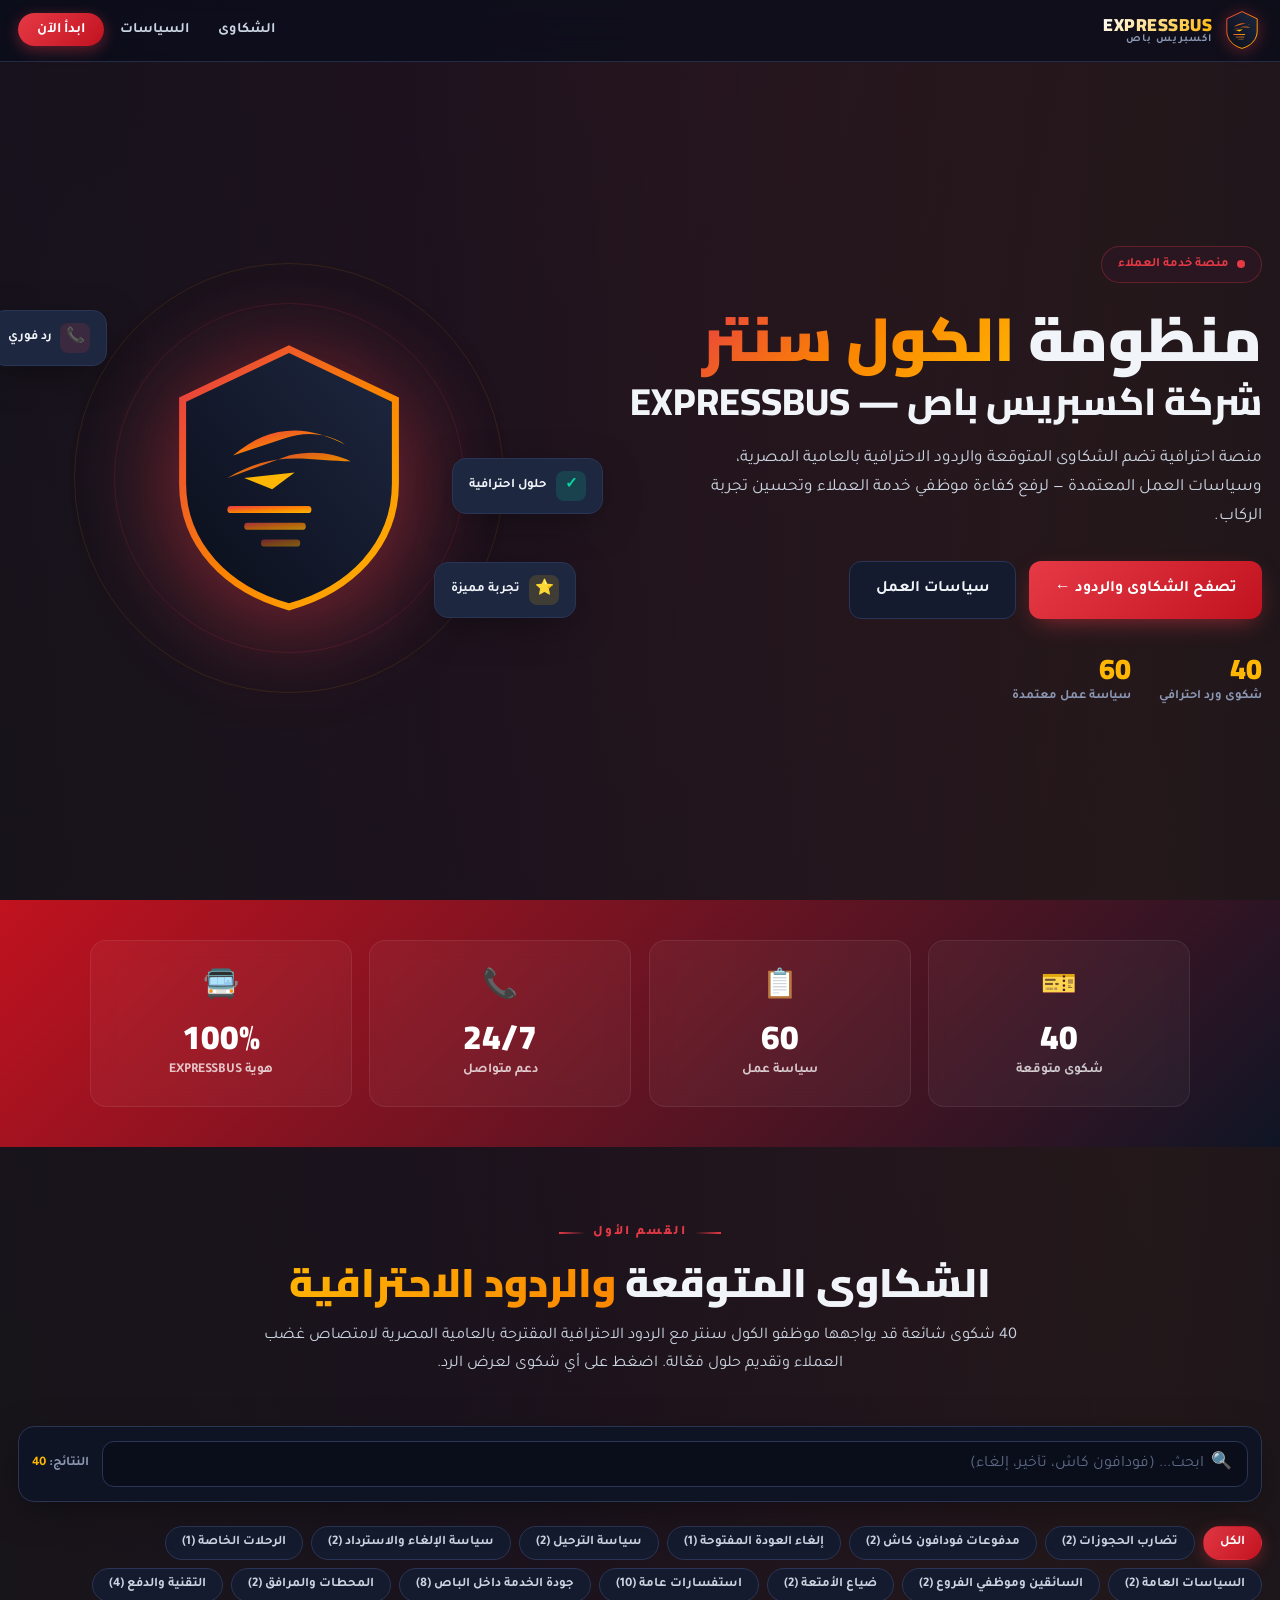
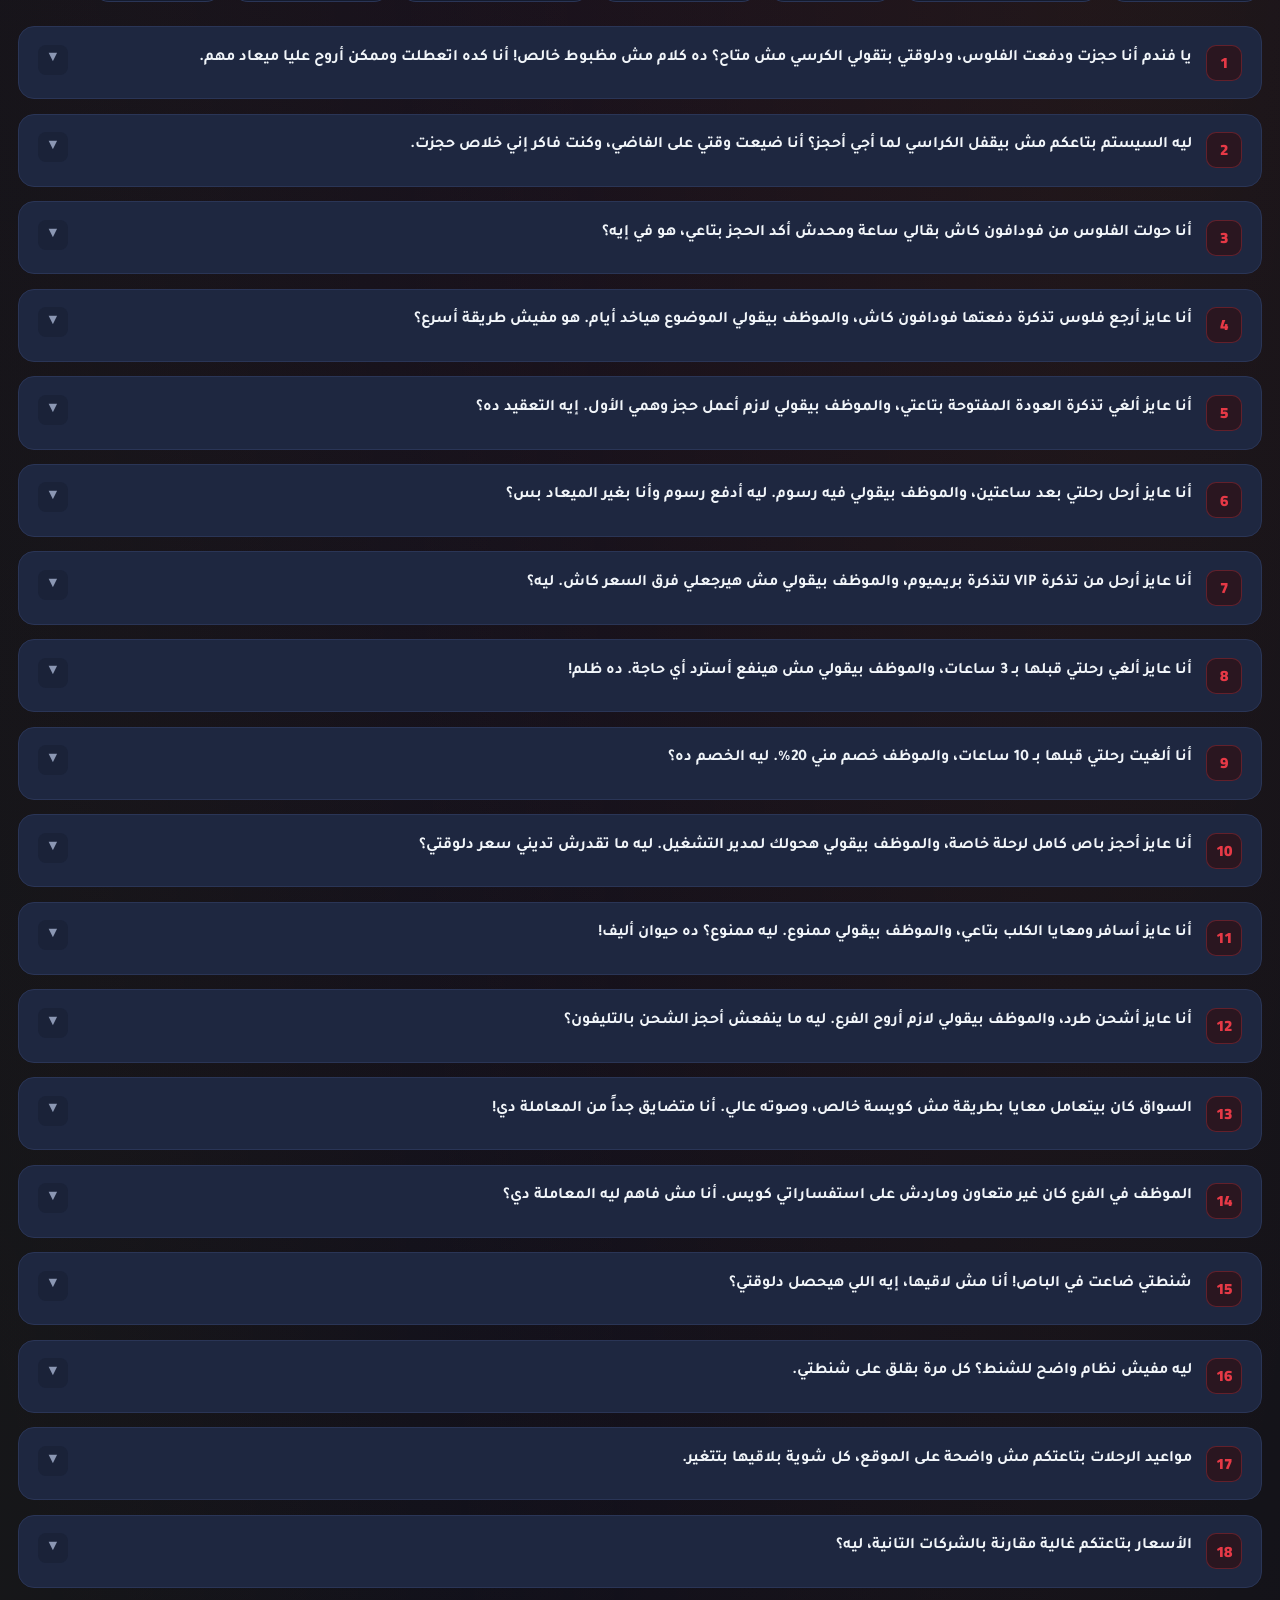
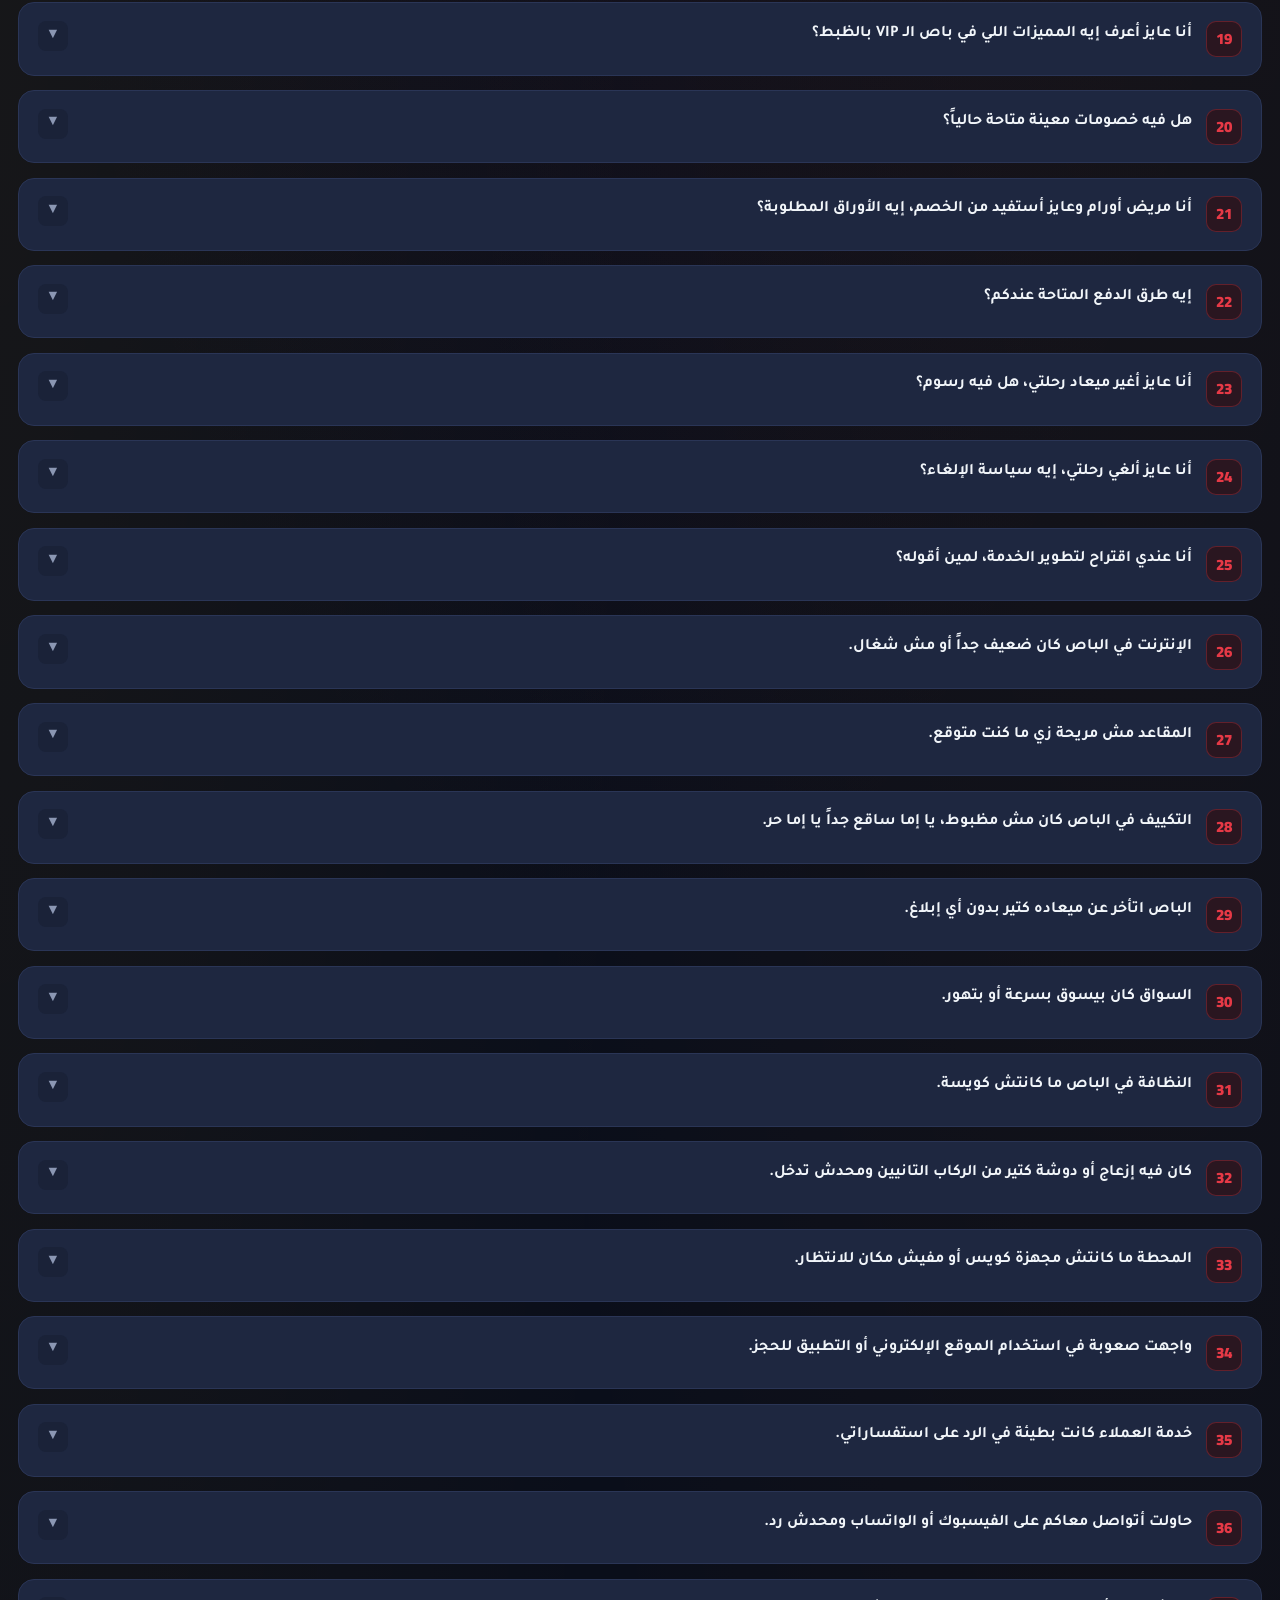
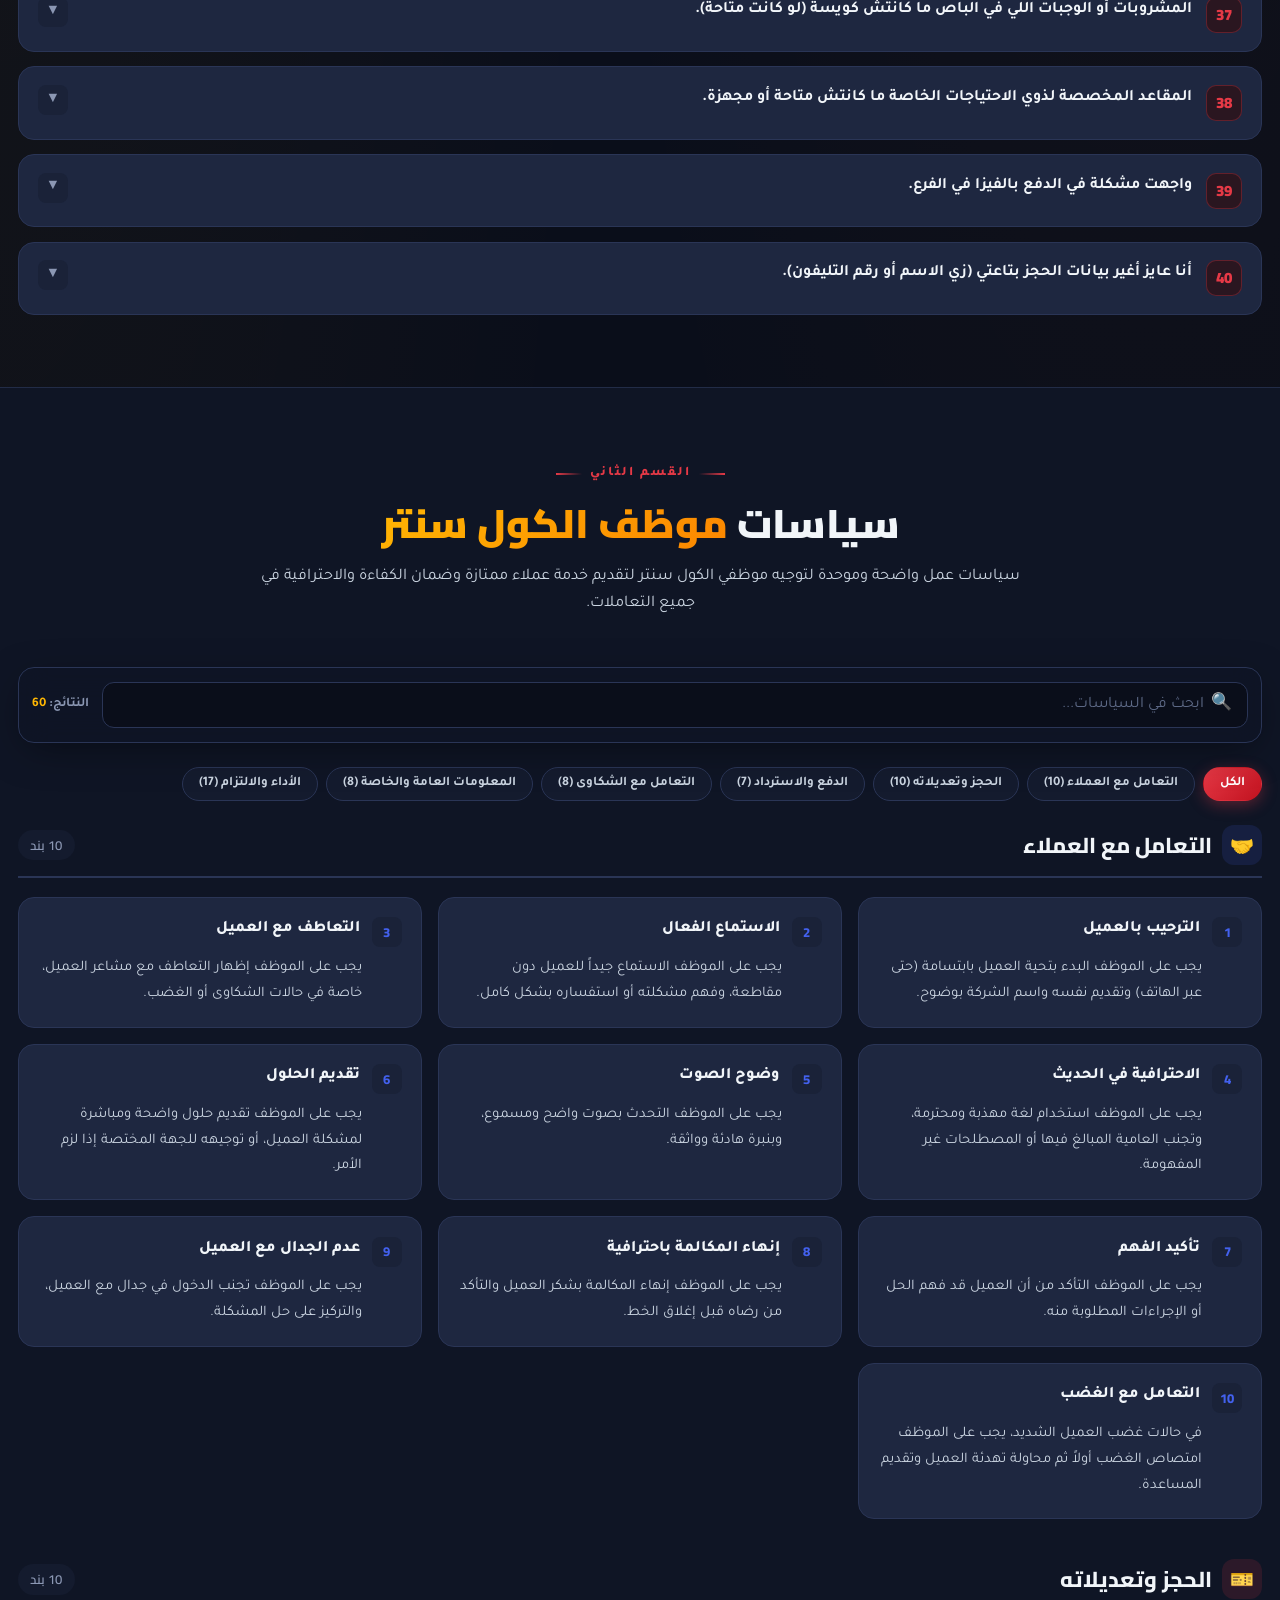
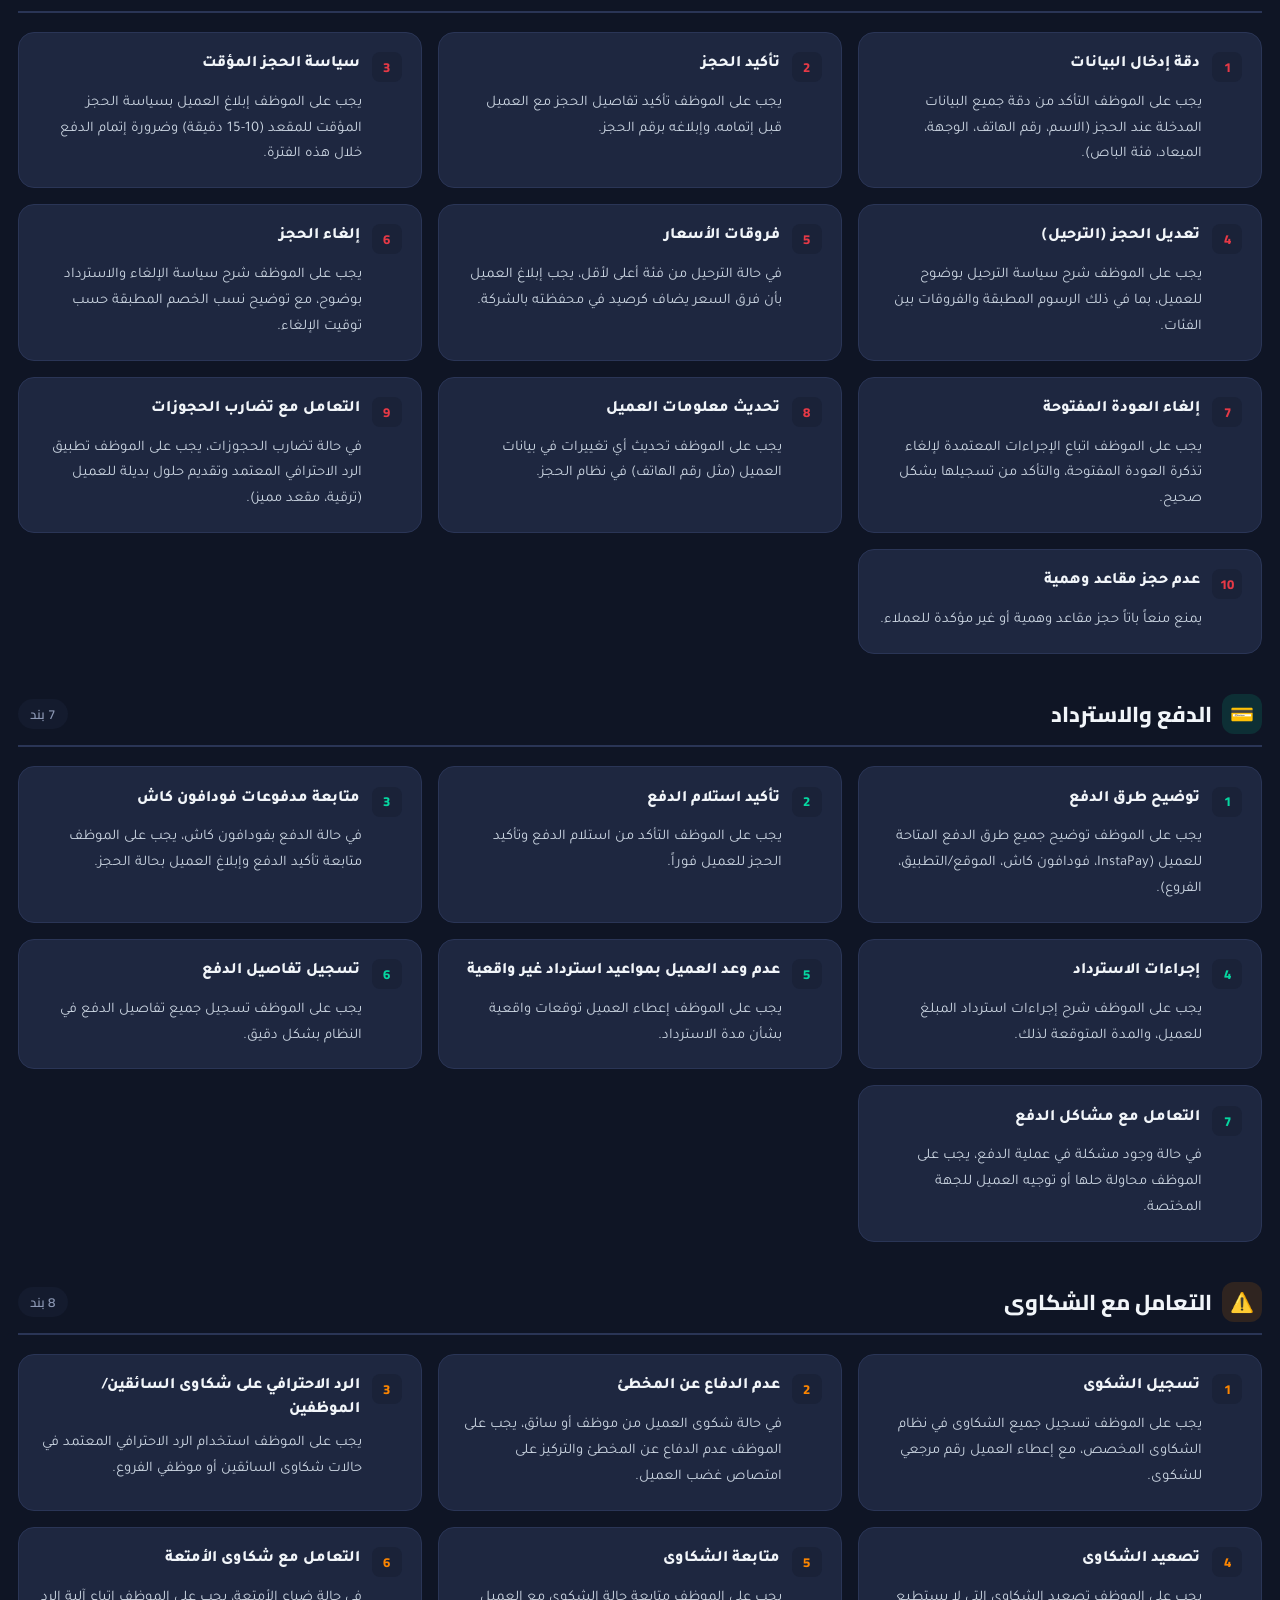
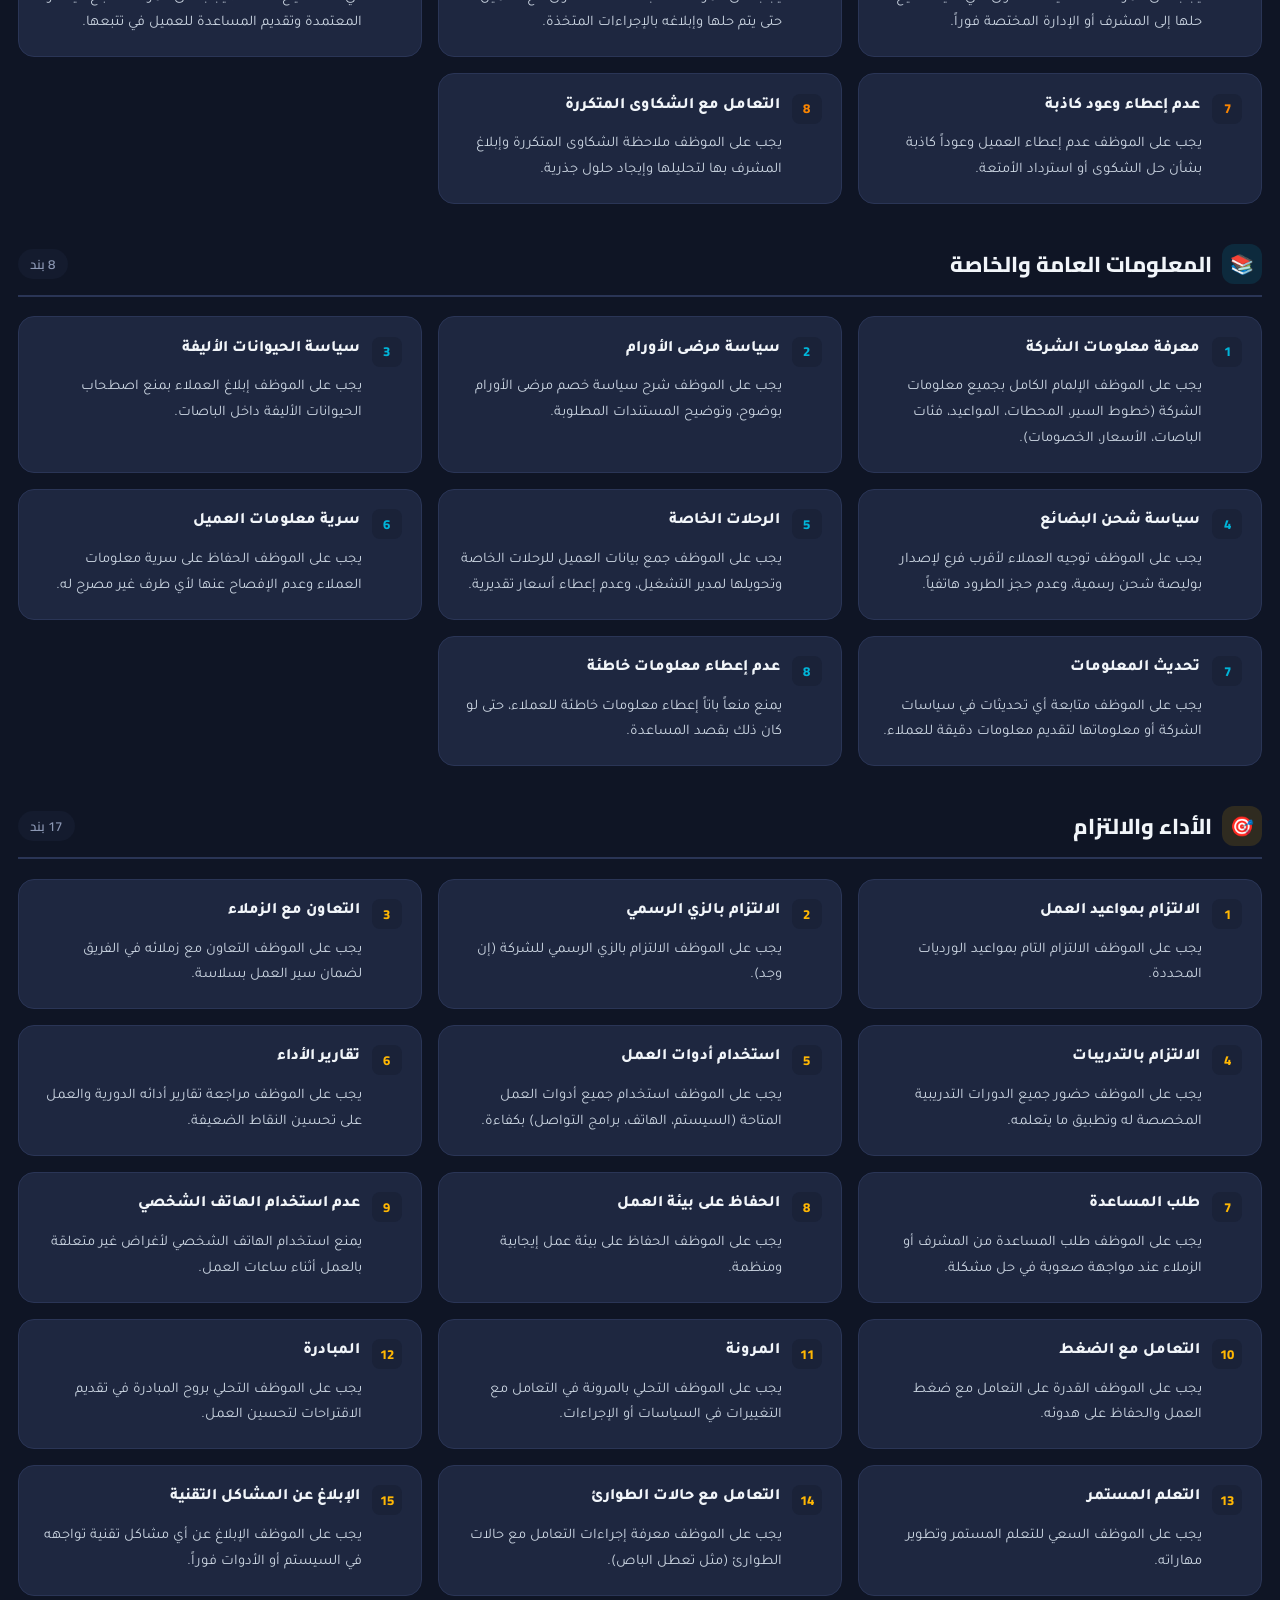
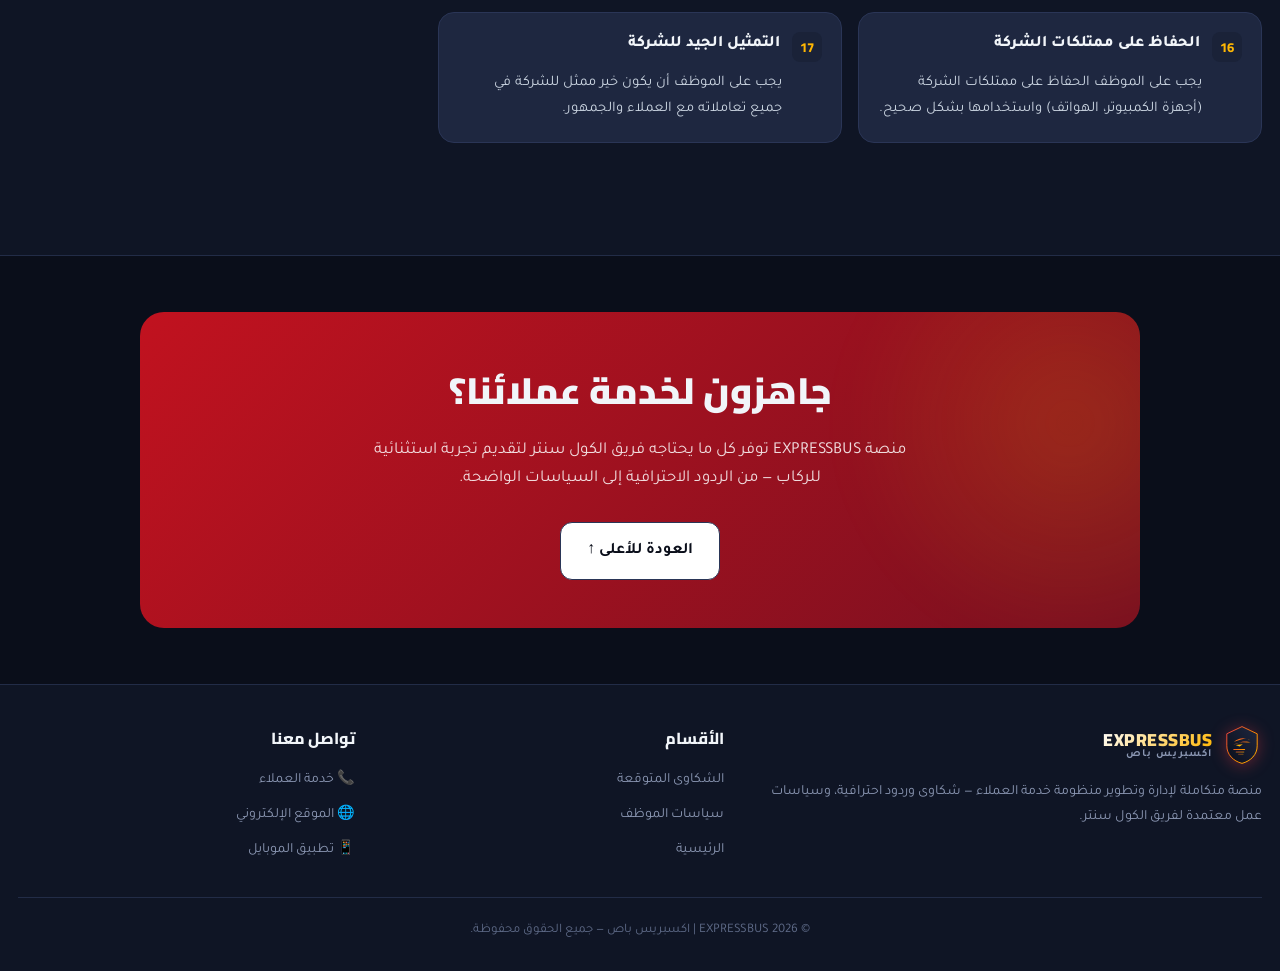
<file: index.html>
<!DOCTYPE html>
<html lang="ar" dir="rtl">
<head>
<meta charset="UTF-8">
<meta name="viewport" content="width=device-width, initial-scale=1.0, viewport-fit=cover">
<meta name="theme-color" content="#0a0e1a">
<title>EXPRESSBUS | اكسبريس باص — منصة الكول سنتر</title>
<meta name="description" content="منصة متكاملة لخدمة عملاء شركة اكسبريس باص EXPRESSBUS — الشكاوى المتوقعة والردود الاحترافية، وسياسات العمل المعتمدة.">
<link rel="preconnect" href="https://fonts.googleapis.com">
<link rel="preconnect" href="https://fonts.gstatic.com" crossorigin>
<link href="https://fonts.googleapis.com/css2?family=Cairo:wght@400;600;700;800;900&family=Tajawal:wght@400;500;700;800&display=swap" rel="stylesheet">
<style>
  :root{
    --bg:#0a0e1a; --bg-2:#0f1525; --surface:#141b2e; --surface-2:#1a2238;
    --card:#1e2740; --border:#2a3556; --border-soft:#222c47;
    --primary:#e63946; --primary-dark:#c1121f; --primary-soft:#2a1620;
    --accent:#ffb703; --accent-2:#fb8500; --green:#06d6a0;
    --text:#f1f5f9; --text-2:#cbd5e1; --text-3:#8b97b3; --text-4:#5e6a87;
    --radius:16px; --shadow:0 10px 40px -10px rgba(0,0,0,.5);
    --transition:.25s cubic-bezier(.4,0,.2,1);
  }
  *{margin:0;padding:0;box-sizing:border-box}
  html{scroll-behavior:smooth;-webkit-text-size-adjust:100%}
  body{font-family:'Tajawal','Cairo',sans-serif;background:var(--bg);color:var(--text);line-height:1.7;min-height:100vh;overflow-x:hidden;background-image:radial-gradient(ellipse 80% 50% at 50% -10%,rgba(230,57,70,.12),transparent),radial-gradient(ellipse 60% 50% at 90% 10%,rgba(255,135,0,.07),transparent),radial-gradient(ellipse 50% 40% at 0% 30%,rgba(255,183,3,.05),transparent)}
  ::selection{background:var(--primary);color:#fff}
  ::-webkit-scrollbar{width:11px;height:11px}
  ::-webkit-scrollbar-track{background:var(--bg-2)}
  ::-webkit-scrollbar-thumb{background:var(--border);border-radius:10px;border:2px solid var(--bg-2)}
  ::-webkit-scrollbar-thumb:hover{background:var(--primary)}

  .navbar{position:fixed;top:0;left:0;right:0;z-index:1000;background:rgba(10,14,26,.78);backdrop-filter:blur(20px) saturate(160%);-webkit-backdrop-filter:blur(20px) saturate(160%);border-bottom:1px solid var(--border-soft);transition:var(--transition)}
  .nav-inner{max-width:1280px;margin:0 auto;padding:.65rem 1.1rem;display:flex;align-items:center;justify-content:space-between;gap:1rem}
  .brand{display:flex;align-items:center;gap:.65rem;text-decoration:none;color:var(--text)}
  .brand-logo{width:40px;height:40px;flex-shrink:0;filter:drop-shadow(0 2px 8px rgba(230,57,70,.4))}
  .brand-text{display:flex;flex-direction:column;line-height:1.1}
  .brand-name{font-family:'Cairo',sans-serif;font-weight:900;font-size:1.1rem;letter-spacing:.5px;background:linear-gradient(135deg,#fff 0%,#ffb703 100%);-webkit-background-clip:text;background-clip:text;-webkit-text-fill-color:transparent}
  .brand-sub{font-size:.68rem;color:var(--text-3);font-weight:600;letter-spacing:1px}
  .nav-links{display:flex;align-items:center;gap:.2rem;list-style:none}
  .nav-links a{color:var(--text-2);text-decoration:none;font-weight:600;font-size:.9rem;padding:.5rem .8rem;border-radius:10px;transition:var(--transition)}
  .nav-links a:hover{color:#fff;background:var(--surface-2)}
  .nav-cta{background:linear-gradient(135deg,var(--primary),var(--primary-dark));color:#fff!important;padding:.6rem 1.2rem!important;border-radius:30px!important;box-shadow:0 4px 15px rgba(230,57,70,.4);font-weight:700!important}
  .nav-cta:hover{transform:translateY(-2px);box-shadow:0 8px 25px rgba(230,57,70,.55)!important}
  .menu-toggle{display:none;background:var(--surface);border:1px solid var(--border);color:var(--text);font-size:1.3rem;cursor:pointer;padding:.4rem .6rem;border-radius:10px;line-height:1}

  .hero{position:relative;min-height:100vh;display:flex;align-items:center;padding:6.5rem 1.1rem 3rem;overflow:hidden}
  .hero-grid{max-width:1280px;margin:0 auto;width:100%;display:grid;grid-template-columns:1.1fr .9fr;gap:2.5rem;align-items:center;position:relative;z-index:2}
  .hero-badge{display:inline-flex;align-items:center;gap:.5rem;background:var(--primary-soft);border:1px solid rgba(230,57,70,.3);color:var(--primary);padding:.4rem 1rem;border-radius:30px;font-size:.8rem;font-weight:700;margin-bottom:1.3rem}
  .hero-badge .dot{width:8px;height:8px;background:var(--primary);border-radius:50%;animation:pulse 2s infinite}
  @keyframes pulse{0%,100%{opacity:1;transform:scale(1)}50%{opacity:.5;transform:scale(1.3)}}
  .hero h1{font-family:'Cairo',sans-serif;font-weight:900;font-size:clamp(2rem,5.5vw,3.8rem);line-height:1.18;margin-bottom:1.2rem}
  .hero h1 .grad{background:linear-gradient(135deg,var(--primary) 0%,var(--accent-2) 50%,var(--accent) 100%);-webkit-background-clip:text;background-clip:text;-webkit-text-fill-color:transparent}
  .hero h1 .line2{display:block;color:var(--text);font-size:.62em;margin-top:.3rem;font-weight:800}
  .hero p{font-size:1.08rem;color:var(--text-2);margin-bottom:1.8rem;max-width:560px}
  .hero-actions{display:flex;gap:.8rem;flex-wrap:wrap;margin-bottom:2.2rem}
  .btn{display:inline-flex;align-items:center;justify-content:center;gap:.5rem;text-decoration:none;padding:.9rem 1.6rem;border-radius:12px;font-weight:700;font-size:1rem;transition:var(--transition);cursor:pointer;border:none;font-family:inherit}
  .btn-primary{background:linear-gradient(135deg,var(--primary),var(--primary-dark));color:#fff;box-shadow:0 8px 25px -8px rgba(230,57,70,.6)}
  .btn-primary:hover{transform:translateY(-3px);box-shadow:0 14px 35px -8px rgba(230,57,70,.75)}
  .btn-ghost{background:var(--surface);color:var(--text);border:1px solid var(--border)}
  .btn-ghost:hover{background:var(--surface-2);border-color:var(--primary);transform:translateY(-3px)}
  .hero-stats{display:flex;gap:1.8rem;flex-wrap:wrap}
  .stat-num{font-family:'Cairo',sans-serif;font-size:1.8rem;font-weight:900;color:var(--accent);line-height:1;display:block}
  .stat-label{font-size:.8rem;color:var(--text-3);margin-top:.3rem;font-weight:600}

  .hero-visual{position:relative;display:flex;align-items:center;justify-content:center;min-height:400px}
  .logo-blob{position:absolute;width:440px;height:440px;border-radius:50%;background:radial-gradient(circle,rgba(230,57,70,.25),transparent 60%);filter:blur(30px);animation:float 6s ease-in-out infinite}
  @keyframes float{0%,100%{transform:translateY(0)}50%{transform:translateY(-20px)}}
  .logo-big{width:280px;height:280px;position:relative;z-index:2;filter:drop-shadow(0 20px 50px rgba(230,57,70,.4))}
  .ring{position:absolute;border:1px solid var(--border);border-radius:50%;animation:spin 30s linear infinite}
  .ring.r1{width:350px;height:350px;border-color:rgba(230,57,70,.15)}
  .ring.r2{width:430px;height:430px;border-color:rgba(255,183,3,.1);animation-direction:reverse;animation-duration:45s}
  @keyframes spin{to{transform:rotate(360deg)}}
  .float-card{position:absolute;background:var(--card);border:1px solid var(--border);border-radius:14px;padding:.75rem 1rem;display:flex;align-items:center;gap:.55rem;box-shadow:var(--shadow);z-index:3;backdrop-filter:blur(10px);font-size:.82rem;font-weight:700;animation:floatY 5s ease-in-out infinite}
  .float-card .ico{width:30px;height:30px;border-radius:8px;display:flex;align-items:center;justify-content:center;font-size:.95rem}
  .fc-1{top:8%;left:-5%}.fc-2{bottom:15%;right:-3%;animation-delay:1.5s}.fc-3{top:45%;right:-8%;animation-delay:3s}
  @keyframes floatY{0%,100%{transform:translateY(0)}50%{transform:translateY(-15px)}}

  section{padding:4.5rem 1.1rem;position:relative}
  .container{max-width:1280px;margin:0 auto}
  .section-head{text-align:center;max-width:760px;margin:0 auto 3rem}
  .section-tag{display:inline-flex;align-items:center;gap:.5rem;color:var(--primary);font-weight:800;font-size:.82rem;letter-spacing:2px;text-transform:uppercase;margin-bottom:.9rem}
  .section-tag::before,.section-tag::after{content:'';width:26px;height:2px;background:linear-gradient(90deg,transparent,var(--primary))}
  .section-tag::after{background:linear-gradient(90deg,var(--primary),transparent)}
  .section-title{font-family:'Cairo',sans-serif;font-size:clamp(1.7rem,3.8vw,2.5rem);font-weight:900;margin-bottom:.9rem;line-height:1.25}
  .section-title .grad{background:linear-gradient(135deg,var(--accent),var(--accent-2));-webkit-background-clip:text;background-clip:text;-webkit-text-fill-color:transparent}
  .section-desc{color:var(--text-2);font-size:1.02rem}
  .alt-bg{background:var(--bg-2);border-top:1px solid var(--border-soft);border-bottom:1px solid var(--border-soft)}

  .stats-band{padding:2.5rem 1.1rem;background:linear-gradient(135deg,var(--primary-dark),var(--bg-2))}
  .stats-grid{max-width:1100px;margin:0 auto;display:grid;grid-template-columns:repeat(4,1fr);gap:1.1rem}
  .stat-card{text-align:center;background:rgba(255,255,255,.04);border:1px solid rgba(255,255,255,.08);border-radius:var(--radius);padding:1.5rem .8rem;backdrop-filter:blur(10px)}
  .stat-card .ico{font-size:1.8rem;margin-bottom:.4rem}
  .stat-card .num{font-family:'Cairo',sans-serif;font-size:2.1rem;font-weight:900;color:#fff;line-height:1}
  .stat-card .lbl{color:rgba(255,255,255,.75);font-size:.85rem;margin-top:.3rem;font-weight:600}

  .toolbar{position:sticky;top:60px;z-index:50;background:rgba(15,21,37,.92);backdrop-filter:blur(15px);border:1px solid var(--border);border-radius:var(--radius);padding:.85rem;display:flex;gap:.8rem;align-items:center;flex-wrap:wrap;margin-bottom:1.5rem;box-shadow:var(--shadow)}
  .search-box{flex:1;min-width:200px;position:relative}
  .search-box input{width:100%;background:var(--bg);border:1px solid var(--border);color:var(--text);padding:.8rem 2.7rem .8rem 1rem;border-radius:12px;font-size:16px;font-family:inherit;transition:var(--transition)}
  .search-box input:focus{outline:none;border-color:var(--primary);box-shadow:0 0 0 3px rgba(230,57,70,.15)}
  .search-box input::placeholder{color:var(--text-4)}
  .search-box .search-ico{position:absolute;right:1rem;top:50%;transform:translateY(-50%);color:var(--text-3);font-size:1.05rem;pointer-events:none}
  .search-count{color:var(--text-3);font-size:.82rem;font-weight:600;white-space:nowrap}
  .search-count b{color:var(--accent)}

  .chips{display:flex;gap:.5rem;flex-wrap:wrap;margin-bottom:1.5rem}
  .chip{background:var(--surface);border:1px solid var(--border);color:var(--text-2);padding:.5rem 1rem;border-radius:30px;font-size:.82rem;font-weight:700;cursor:pointer;transition:var(--transition);font-family:inherit;-webkit-tap-highlight-color:transparent}
  .chip:hover{border-color:var(--primary);color:#fff}
  .chip.active{background:linear-gradient(135deg,var(--primary),var(--primary-dark));border-color:transparent;color:#fff;box-shadow:0 4px 15px rgba(230,57,70,.35)}

  .complaints-list{display:flex;flex-direction:column;gap:.9rem}
  .complaint{background:var(--card);border:1px solid var(--border);border-radius:var(--radius);overflow:hidden;transition:var(--transition)}
  .complaint:hover{border-color:var(--primary)}
  .complaint-head{display:flex;align-items:flex-start;gap:.9rem;padding:1.1rem 1.2rem;cursor:pointer;-webkit-tap-highlight-color:transparent;min-height:56px}
  .complaint-num{width:36px;height:36px;border-radius:10px;flex-shrink:0;background:var(--primary-soft);color:var(--primary);display:flex;align-items:center;justify-content:center;font-weight:900;font-family:'Cairo',sans-serif;font-size:.95rem;border:1px solid rgba(230,57,70,.3)}
  .complaint-q{flex:1;font-weight:700;color:var(--text);font-size:1rem;line-height:1.65}
  .complaint-toggle{width:30px;height:30px;flex-shrink:0;border-radius:8px;background:var(--surface-2);display:flex;align-items:center;justify-content:center;color:var(--text-3);transition:var(--transition);font-size:.9rem}
  .complaint.open .complaint-toggle{background:var(--primary);color:#fff;transform:rotate(180deg)}
  .complaint-body{max-height:0;overflow:hidden;transition:max-height .4s ease}
  .complaint.open .complaint-body{max-height:700px}
  .complaint-answer{padding:1.1rem 1.2rem 1.3rem;border-top:1px solid var(--border-soft);color:var(--text-2);line-height:1.9;display:flex;gap:.75rem;margin-top:.1rem}
  .complaint-answer .ans-tag{flex-shrink:0;width:32px;height:32px;border-radius:8px;background:rgba(6,214,160,.12);color:var(--green);display:flex;align-items:center;justify-content:center;font-size:1rem}

  .cat-block{margin-bottom:2.5rem}
  .cat-title{font-family:'Cairo',sans-serif;font-size:1.35rem;font-weight:800;margin-bottom:1.2rem;display:flex;align-items:center;gap:.65rem;color:var(--text);padding-bottom:.7rem;border-bottom:2px solid var(--border)}
  .cat-title .cat-ico{width:40px;height:40px;border-radius:12px;display:flex;align-items:center;justify-content:center;font-size:1.2rem;flex-shrink:0}
  .cat-title .count{margin-right:auto;font-size:.82rem;color:var(--text-3);font-weight:600;background:var(--surface);padding:.25rem .8rem;border-radius:20px}
  .grid{display:grid;grid-template-columns:repeat(auto-fill,minmax(320px,1fr));gap:1rem}
  .item-card{background:var(--card);border:1px solid var(--border);border-radius:var(--radius);padding:1.2rem;transition:var(--transition);position:relative;overflow:hidden}
  .item-card::before{content:'';position:absolute;top:0;right:0;width:4px;height:0;background:linear-gradient(180deg,var(--primary),var(--accent));transition:height .35s ease}
  .item-card:hover{border-color:var(--primary);transform:translateY(-4px);box-shadow:0 12px 30px -10px rgba(0,0,0,.5)}
  .item-card:hover::before{height:100%}
  .item-head{display:flex;align-items:flex-start;gap:.75rem;margin-bottom:.55rem}
  .item-num{width:30px;height:30px;border-radius:8px;flex-shrink:0;background:var(--surface-2);color:var(--accent);display:flex;align-items:center;justify-content:center;font-weight:800;font-size:.82rem;font-family:'Cairo',sans-serif}
  .item-title{font-weight:800;color:var(--text);font-size:1rem;line-height:1.5}
  .item-desc{color:var(--text-2);font-size:.92rem;line-height:1.75;padding-right:2.5rem}

  .no-results{text-align:center;padding:3rem 1rem;color:var(--text-3);display:none}
  .no-results.show{display:block}
  .no-results .ico{font-size:2.8rem;margin-bottom:.8rem;opacity:.5}

  .cta-section{padding:3.5rem 1.1rem}
  .cta-box{max-width:1000px;margin:0 auto;text-align:center;background:linear-gradient(135deg,var(--primary-dark),#7a1020);border-radius:24px;padding:3rem 1.8rem;position:relative;overflow:hidden}
  .cta-box::before{content:'';position:absolute;top:-50%;right:-20%;width:540px;height:540px;background:radial-gradient(circle,rgba(255,183,3,.15),transparent 60%);filter:blur(20px)}
  .cta-box h2{font-family:'Cairo',sans-serif;font-size:clamp(1.5rem,4vw,2.3rem);font-weight:900;margin-bottom:.9rem;position:relative}
  .cta-box p{color:rgba(255,255,255,.85);font-size:1.05rem;margin-bottom:1.8rem;max-width:560px;margin-inline:auto;position:relative}

  footer{background:var(--bg-2);border-top:1px solid var(--border-soft);padding:2.5rem 1.1rem 1.8rem}
  .footer-inner{max-width:1280px;margin:0 auto;display:grid;grid-template-columns:1.5fr 1fr 1fr;gap:2rem}
  .footer-brand .brand{margin-bottom:.9rem}
  .footer-brand p{color:var(--text-3);font-size:.88rem;line-height:1.8}
  .footer-col h5{font-family:'Cairo',sans-serif;font-size:1rem;font-weight:800;margin-bottom:.9rem;color:var(--text)}
  .footer-col ul{list-style:none;display:flex;flex-direction:column;gap:.5rem}
  .footer-col a{color:var(--text-3);text-decoration:none;font-size:.88rem;transition:var(--transition)}
  .footer-col a:hover{color:var(--primary);padding-right:5px}
  .footer-bottom{max-width:1280px;margin:2rem auto 0;padding-top:1.4rem;border-top:1px solid var(--border-soft);text-align:center;color:var(--text-4);font-size:.82rem}

  .mobile-nav{position:fixed;top:0;right:-100%;width:82%;max-width:320px;height:100vh;z-index:1100;background:var(--bg-2);border-left:1px solid var(--border);padding:4.5rem 1.4rem 2rem;transition:right .35s ease;overflow-y:auto}
  .mobile-nav.open{right:0}
  .mobile-nav ul{list-style:none;display:flex;flex-direction:column;gap:.4rem}
  .mobile-nav a{color:var(--text-2);text-decoration:none;padding:.85rem 1rem;border-radius:10px;font-weight:600;display:block;transition:var(--transition);font-size:1rem}
  .mobile-nav a:hover{background:var(--surface);color:#fff}
  .overlay{position:fixed;inset:0;background:rgba(0,0,0,.6);z-index:1050;opacity:0;visibility:hidden;transition:var(--transition)}
  .overlay.show{opacity:1;visibility:visible}
  .close-mobile{position:absolute;top:1rem;left:1rem;background:var(--surface);border:1px solid var(--border);color:var(--text);font-size:1.4rem;cursor:pointer;border-radius:10px;width:40px;height:40px;line-height:1}

  .reveal{opacity:0;transform:translateY(30px);transition:opacity .7s ease,transform .7s ease}
  .reveal.visible{opacity:1;transform:translateY(0)}

  .to-top{position:fixed;bottom:1.4rem;left:1.4rem;width:46px;height:46px;border-radius:50%;z-index:900;background:linear-gradient(135deg,var(--primary),var(--primary-dark));color:#fff;border:none;cursor:pointer;display:flex;align-items:center;justify-content:center;font-size:1.2rem;opacity:0;visibility:hidden;transition:var(--transition);box-shadow:0 8px 25px rgba(230,57,70,.4)}
  .to-top.show{opacity:1;visibility:visible}
  .to-top:hover{transform:translateY(-4px)}

  @media(max-width:980px){
    .hero-grid{grid-template-columns:1fr;gap:2rem;text-align:center}
    .hero p,.hero-actions,.hero-stats,.hero-badge{margin-inline:auto;justify-content:center}
    .hero-visual{min-height:330px;order:-1}
    .logo-big{width:200px;height:200px}
    .ring.r1{width:270px;height:270px}.ring.r2{width:330px;height:330px}
    .stats-grid{grid-template-columns:repeat(2,1fr)}
    .footer-inner{grid-template-columns:1fr 1fr;gap:1.8rem}
    .nav-links{display:none}
    .menu-toggle{display:block}
  }
  @media(max-width:600px){
    .nav-inner{padding:.55rem .9rem}
    .brand-logo{width:36px;height:36px}
    .brand-name{font-size:1rem}.brand-sub{font-size:.62rem}
    section{padding:3.5rem 1rem}
    .hero{padding-top:5.5rem;min-height:auto;padding-bottom:2.5rem}
    .hero-visual{min-height:260px}
    .logo-big{width:170px;height:170px}
    .ring.r1{width:230px;height:230px}.ring.r2{width:290px;height:290px}
    .logo-blob{width:300px;height:300px}
    .float-card{display:none}
    .grid{grid-template-columns:1fr}
    .stats-grid{grid-template-columns:1fr 1fr;gap:.8rem}
    .stat-card{padding:1.2rem .6rem}
    .stat-card .num{font-size:1.7rem}
    .footer-inner{grid-template-columns:1fr;gap:1.5rem}
    .toolbar{top:56px;padding:.7rem;gap:.6rem}
    .chips{margin-bottom:1rem}
    .chip{padding:.45rem .85rem;font-size:.78rem}
    .complaint-head{padding:1rem 1rem;gap:.7rem}
    .complaint-num{width:32px;height:32px;font-size:.85rem}
    .complaint-q{font-size:.95rem}
    .complaint-answer{padding:1rem 1rem 1.2rem;gap:.6rem}
    .cta-box{padding:2.2rem 1.4rem}
    .btn{width:100%;padding:.95rem 1.4rem}
    .to-top{bottom:1rem;left:1rem;width:42px;height:42px}
  }
  @media(max-width:380px){
    .stat-card .num{font-size:1.4rem}
    .complaint-toggle{width:26px;height:26px;font-size:.8rem}
  }
</style>
</head>
<body>

<svg width="0" height="0" style="position:absolute" aria-hidden="true">
  <defs>
    <linearGradient id="logoGrad" x1="0%" y1="0%" x2="100%" y2="100%">
      <stop offset="0%" stop-color="#e63946"/><stop offset="55%" stop-color="#fb8500"/><stop offset="100%" stop-color="#ffb703"/>
    </linearGradient>
    <linearGradient id="logoGrad2" x1="0%" y1="100%" x2="100%" y2="0%">
      <stop offset="0%" stop-color="#0a0e1a"/><stop offset="100%" stop-color="#1e2740"/>
    </linearGradient>
  </defs>
  <symbol id="eb-logo" viewBox="0 0 100 100">
    <path d="M50 4 L88 22 V52 C88 74 72 90 50 96 C28 90 12 74 12 52 V22 Z" fill="url(#logoGrad2)" stroke="url(#logoGrad)" stroke-width="2.5"/>
    <path d="M70 38 C64 34 56 33 48 36 L30 42 C37 36 44 33 52 33 C58 33 64 35 70 38 Z" fill="url(#logoGrad)"/>
    <path d="M72 44 C66 41 58 40 50 42 L28 50 C36 45 44 43 52 43 C59 43 66 44 72 44 Z" fill="url(#logoGrad)" opacity=".92"/>
    <path d="M34 50 L52 48 L44 54 L34 50 Z" fill="#ffb703"/>
    <rect x="28" y="60" width="30" height="2.5" rx="1.2" fill="url(#logoGrad)"/>
    <rect x="34" y="66" width="22" height="2.5" rx="1.2" fill="url(#logoGrad)" opacity=".7"/>
    <rect x="40" y="72" width="14" height="2.5" rx="1.2" fill="url(#logoGrad)" opacity=".45"/>
  </symbol>
</svg>

<nav class="navbar">
  <div class="nav-inner">
    <a href="#home" class="brand">
      <svg class="brand-logo"><use href="#eb-logo"/></svg>
      <span class="brand-text"><span class="brand-name">EXPRESSBUS</span><span class="brand-sub">اكسبريس باص</span></span>
    </a>
    <ul class="nav-links">
      <li><a href="#complaints">الشكاوى</a></li>
      <li><a href="#policies">السياسات</a></li>
      <li><a href="#complaints" class="nav-cta">ابدأ الآن</a></li>
    </ul>
    <button class="menu-toggle" id="menuToggle" aria-label="القائمة">☰</button>
  </div>
</nav>

<div class="overlay" id="overlay"></div>
<aside class="mobile-nav" id="mobileNav">
  <button class="close-mobile" id="closeMobile">✕</button>
  <ul>
    <li><a href="#home">الرئيسية</a></li>
    <li><a href="#complaints">الشكاوى المتوقعة والردود</a></li>
    <li><a href="#policies">سياسات الموظف</a></li>
  </ul>
</aside>

<header class="hero" id="home">
  <div class="hero-grid">
    <div class="hero-content reveal">
      <span class="hero-badge"><span class="dot"></span> منصة خدمة العملاء</span>
      <h1>منظومة <span class="grad">الكول سنتر</span><span class="line2">شركة اكسبريس باص — EXPRESSBUS</span></h1>
      <p>منصة احترافية تضم الشكاوى المتوقعة والردود الاحترافية بالعامية المصرية، وسياسات العمل المعتمدة — لرفع كفاءة موظفي خدمة العملاء وتحسين تجربة الركاب.</p>
      <div class="hero-actions">
        <a href="#complaints" class="btn btn-primary">تصفح الشكاوى والردود ←</a>
        <a href="#policies" class="btn btn-ghost">سياسات العمل</a>
      </div>
      <div class="hero-stats">
        <div class="stat"><span class="stat-num">40</span><span class="stat-label">شكوى ورد احترافي</span></div>
        <div class="stat"><span class="stat-num">60</span><span class="stat-label">سياسة عمل معتمدة</span></div>
      </div>
    </div>
    <div class="hero-visual reveal">
      <div class="logo-blob"></div>
      <div class="ring r1"></div>
      <div class="ring r2"></div>
      <svg class="logo-big"><use href="#eb-logo"/></svg>
      <div class="float-card fc-1"><span class="ico" style="background:rgba(230,57,70,.15);color:#e63946">📞</span> رد فوري</div>
      <div class="float-card fc-2"><span class="ico" style="background:rgba(255,183,3,.15);color:#ffb703">⭐</span> تجربة مميزة</div>
      <div class="float-card fc-3"><span class="ico" style="background:rgba(6,214,160,.15);color:#06d6a0">✓</span> حلول احترافية</div>
    </div>
  </div>
</header>

<div class="stats-band">
  <div class="stats-grid">
    <div class="stat-card"><div class="ico">🎫</div><div class="num">40</div><div class="lbl">شكوى متوقعة</div></div>
    <div class="stat-card"><div class="ico">📋</div><div class="num">60</div><div class="lbl">سياسة عمل</div></div>
    <div class="stat-card"><div class="ico">📞</div><div class="num">24/7</div><div class="lbl">دعم متواصل</div></div>
    <div class="stat-card"><div class="ico">🚍</div><div class="num">100%</div><div class="lbl">هوية EXPRESSBUS</div></div>
  </div>
</div>

<section id="complaints">
  <div class="container">
    <div class="section-head reveal">
      <span class="section-tag">القسم الأول</span>
      <h2 class="section-title">الشكاوى المتوقعة <span class="grad">والردود الاحترافية</span></h2>
      <p class="section-desc">40 شكوى شائعة قد يواجهها موظفو الكول سنتر مع الردود الاحترافية المقترحة بالعامية المصرية لامتصاص غضب العملاء وتقديم حلول فعّالة. اضغط على أي شكوى لعرض الرد.</p>
    </div>
    <div class="toolbar">
      <div class="search-box">
        <input type="text" id="complaintSearch" placeholder="ابحث... (فودافون كاش، تأخير، إلغاء)">
        <span class="search-ico">🔍</span>
      </div>
      <span class="search-count">النتائج: <b id="complaintCount">40</b></span>
    </div>
    <div class="chips" id="complaintChips"></div>
    <div class="complaints-list" id="complaintsList"></div>
    <div class="no-results" id="noComplaints"><div class="ico">🔍</div><p>لا توجد نتائج مطابقة لبحثك</p></div>
  </div>
</section>

<section id="policies" class="alt-bg">
  <div class="container">
    <div class="section-head reveal">
      <span class="section-tag">القسم الثاني</span>
      <h2 class="section-title">سياسات <span class="grad">موظف الكول سنتر</span></h2>
      <p class="section-desc">سياسات عمل واضحة وموحدة لتوجيه موظفي الكول سنتر لتقديم خدمة عملاء ممتازة وضمان الكفاءة والاحترافية في جميع التعاملات.</p>
    </div>
    <div class="toolbar">
      <div class="search-box">
        <input type="text" id="policySearch" placeholder="ابحث في السياسات...">
        <span class="search-ico">🔍</span>
      </div>
      <span class="search-count">النتائج: <b id="policyCount">60</b></span>
    </div>
    <div class="chips" id="policyChips"></div>
    <div id="policiesWrap"></div>
    <div class="no-results" id="noPolicies"><div class="ico">🔍</div><p>لا توجد نتائج مطابقة لبحثك</p></div>
  </div>
</section>

<section class="cta-section">
  <div class="cta-box reveal">
    <h2>جاهزون لخدمة عملائنا؟</h2>
    <p>منصة EXPRESSBUS توفر كل ما يحتاجه فريق الكول سنتر لتقديم تجربة استثنائية للركاب — من الردود الاحترافية إلى السياسات الواضحة.</p>
    <a href="#home" class="btn btn-ghost" style="background:#fff;color:#0a0e1a">العودة للأعلى ↑</a>
  </div>
</section>

<footer>
  <div class="footer-inner">
    <div class="footer-brand">
      <a href="#home" class="brand">
        <svg class="brand-logo"><use href="#eb-logo"/></svg>
        <span class="brand-text"><span class="brand-name">EXPRESSBUS</span><span class="brand-sub">اكسبريس باص</span></span>
      </a>
      <p>منصة متكاملة لإدارة وتطوير منظومة خدمة العملاء — شكاوى وردود احترافية، وسياسات عمل معتمدة لفريق الكول سنتر.</p>
    </div>
    <div class="footer-col">
      <h5>الأقسام</h5>
      <ul>
        <li><a href="#complaints">الشكاوى المتوقعة</a></li>
        <li><a href="#policies">سياسات الموظف</a></li>
        <li><a href="#home">الرئيسية</a></li>
      </ul>
    </div>
    <div class="footer-col">
      <h5>تواصل معنا</h5>
      <ul>
        <li><a href="#">📞 خدمة العملاء</a></li>
        <li><a href="#">🌐 الموقع الإلكتروني</a></li>
        <li><a href="#">📱 تطبيق الموبايل</a></li>
      </ul>
    </div>
  </div>
  <div class="footer-bottom">© 2026 EXPRESSBUS | اكسبريس باص — جميع الحقوق محفوظة.</div>
</footer>

<button class="to-top" id="toTop" aria-label="للأعلى">↑</button>

<script>
const complaints = [
  {cat:"تضارب الحجوزات",q:"يا فندم أنا حجزت ودفعت الفلوس، ودلوقتي بتقولي الكرسي مش متاح؟ ده كلام مش مظبوط خالص! أنا كده اتعطلت وممكن أروح عليا ميعاد مهم.",a:"يا فندم حقك عليا جداً وأنا مقدر موقفك وغضبك تماماً، السيستم حدث فيه ضغط حجوزات في نفس الثانية من فرع تاني. لكن عشان راحتك تهمنا أنا هعمل لسيادتك ترقية فورية (Upgrade) على باص الـ VIP في الميعاد التالي مباشرة بدون أي فروق مالية، أو هشوف لسيادتك أقرب كرسي مميز متاح حالياً.. احنا هنا عشان نريحك."},
  {cat:"تضارب الحجوزات",q:"ليه السيستم بتاعكم مش بيقفل الكراسي لما أجي أحجز؟ أنا ضيعت وقتي على الفاضي، وكنت فاكر إني خلاص حجزت.",a:"أنا آسف جداً للإزعاج اللي حصل يا فندم. إحنا بنشتغل على تطوير السيستم حالياً عشان يضمن لحضرتك حجز مؤقت للكرسي بمجرد اختياره، وده هيمنع أي تضارب في المستقبل. حالياً، خليني أساعدك نلاقي أفضل بديل متاح يناسبك."},
  {cat:"مدفوعات فودافون كاش",q:"أنا حولت الفلوس من فودافون كاش بقالي ساعة ومحدش أكد الحجز بتاعي، هو في إيه؟",a:"بعتذر جداً على التأخير يا فندم. في بعض الأحيان، عملية تأكيد الدفع اليدوية بتاخد وقت أطول. لكن ما تقلقش، أنا بتأكد دلوقتي من التحويل وهأكد لحضرتك الحجز فوراً. إحنا بنشتغل على ربط آلي لمدفوعات فودافون كاش عشان العملية تتم بشكل أسرع في المستقبل."},
  {cat:"مدفوعات فودافون كاش",q:"أنا عايز أرجع فلوس تذكرة دفعتها فودافون كاش، والموظف بيقولي الموضوع هياخد أيام. هو مفيش طريقة أسرع؟",a:"أنا متفهم تماماً رغبتك في سرعة استرداد المبلغ يا فندم. حالياً، الإجراءات بتاخد بعض الوقت، لكن إحنا بنطور السيستم عشان نوفر ميزة استرجاع المبلغ بضغطة زر واحدة في أقرب وقت ممكن. خليني أتابع مع قسم الحسابات عشان نسرع لحضرتك عملية الاسترداد قدر الإمكان."},
  {cat:"إلغاء العودة المفتوحة",q:"أنا عايز ألغي تذكرة العودة المفتوحة بتاعتي، والموظف بيقولي لازم أعمل حجز وهمي الأول. إيه التعقيد ده؟",a:"أنا آسف جداً على الإجراءات المعقدة دي يا فندم. إحنا عارفين إنها مش مريحة، وبنشتغل حالياً على تبسيطها في السيستم الجديد بحيث تقدر تلغي تذكرة العودة المفتوحة بخطوة واحدة بس. خليني أساعدك في إتمام الإلغاء بالطريقة المتاحة حالياً وأضمن لحضرتك إن كل حاجة هتكون مظبوطة."},
  {cat:"سياسة الترحيل",q:"أنا عايز أرحل رحلتي بعد ساعتين، والموظف بيقولي فيه رسوم. ليه أدفع رسوم وأنا بغير الميعاد بس؟",a:"يا فندم، سياسة الترحيل بتنص على فرض رسوم إدارية بسيطة (25 جنيه) لو الترحيل قبل الرحلة بأقل من 4 ساعات وحتى ساعة واحدة، وده عشان بنكون حجزنا مكانك وممكن نكون رفضنا حجوزات تانية. لكن لو الترحيل قبل 4 ساعات بيكون مجاني تماماً. خليني أساعدك في إجراء الترحيل وأوضح لحضرتك كل التفاصيل."},
  {cat:"سياسة الترحيل",q:"أنا عايز أرحل من تذكرة VIP لتذكرة بريميوم، والموظف بيقولي مش هيرجعلي فرق السعر كاش. ليه؟",a:"يا فندم، في حالة الترحيل من VIP لبريميوم، السياسة المتبعة هي إن فرق السعر بيتحول لرصيد في محفظتك بالشركة تقدر تستخدمه في رحلاتك الجاية، وده عشان نضمن لحضرتك الاستفادة الكاملة من المبلغ. الترحيل نفسه بيكون مجاني في الحالة دي. هل تحب أساعدك في إجراء الترحيل وتوضيح رصيدك المتاح؟"},
  {cat:"سياسة الإلغاء والاسترداد",q:"أنا عايز ألغي رحلتي قبلها بـ 3 ساعات، والموظف بيقولي مش هينفع أسترد أي حاجة. ده ظلم!",a:"أنا متفهم شعورك يا فندم، لكن سياسة الإلغاء بتنص على عدم إمكانية استرداد المبلغ لو الإلغاء قبل الرحلة بأقل من 4 ساعات، وده بسبب إن المقعد بيكون خلاص اتخصص لحضرتك وصعب بيعه في وقت قصير كده. السياسة دي معمول بيها عشان نحافظ على كفاءة التشغيل. هل ممكن أساعدك في أي استفسار تاني؟"},
  {cat:"سياسة الإلغاء والاسترداد",q:"أنا ألغيت رحلتي قبلها بـ 10 ساعات، والموظف خصم مني 20%. ليه الخصم ده؟",a:"يا فندم، سياسة الإلغاء بتنص على خصم 20% من قيمة التذكرة كرسوم إدارية لو الإلغاء تم قبل الرحلة بـ 12 ساعة وحتى 4 ساعات. ده بيعوض جزء من فرصة البيع اللي فقدناها بسبب الإلغاء في وقت قريب من ميعاد الرحلة. أنا تحت أمرك لو محتاج أي توضيح إضافي."},
  {cat:"الرحلات الخاصة",q:"أنا عايز أحجز باص كامل لرحلة خاصة، والموظف بيقولي هحولك لمدير التشغيل. ليه ما تقدرش تديني سعر دلوقتي؟",a:"يا فندم، الرحلات الخاصة ليها ترتيبات خاصة عشان نضمن لحضرتك أفضل خدمة وسعر. موظف الكول سنتر بيجمع كل بياناتك (الاسم، الوجهة، التاريخ، عدد الأفراد) في نموذج مخصص، وبعد كده مدير التشغيل بيتواصل مع حضرتك مباشرة عشان يحدد السعر المناسب ويجاوب على كل استفساراتك. ده بيضمن لحضرتك أفضل عرض ممكن."},
  {cat:"السياسات العامة",q:"أنا عايز أسافر ومعايا الكلب بتاعي، والموظف بيقولي ممنوع. ليه ممنوع؟ ده حيوان أليف!",a:"يا فندم، إحنا بنقدر حبك لحيوانك الأليف، لكن سياسة الشركة بتمنع اصطحاب أي نوع من الحيوانات الأليفة داخل الباص نهائياً. وده عشان نحافظ على راحة وسلامة كل الركاب، خاصة اللي ممكن يكون عندهم حساسية أو خوف. نتمنى تتفهم موقفنا."},
  {cat:"السياسات العامة",q:"أنا عايز أشحن طرد، والموظف بيقولي لازم أروح الفرع. ليه ما ينفعش أحجز الشحن بالتليفون؟",a:"يا فندم، دور الكول سنتر في شحن البضائع هو إبلاغ حضرتك بالأسعار الاسترشادية وتوجيهك لأقرب فرع. لازم تروح الفرع عشان يتم إصدار بوليصة شحن رسمية للطرد، وده بيضمن حقوقك وسلامة الشحنة. هل تحب أقولك أقرب فرع ليك؟"},
  {cat:"السائقين وموظفي الفروع",q:"السواق كان بيتعامل معايا بطريقة مش كويسة خالص، وصوته عالي. أنا متضايق جداً من المعاملة دي!",a:"أنا بعتذر لسيادتك جداً بالنيابة عن الشركة، الأسلوب ده لا يمثلنا تماماً واحنا بنهتم بكرامة وراحة كل عميل. أنا سجلت شكوى رسمية برقم (....) ضد السائق وهتترفع فوراً للإدارة القانونية وإدارة التشغيل، وهيتم التواصل مع سيادتك لإبلاغك بالإجراء اللي تم.. يهمنا تخرج من المكالمة وأنت راضي."},
  {cat:"السائقين وموظفي الفروع",q:"الموظف في الفرع كان غير متعاون وماردش على استفساراتي كويس. أنا مش فاهم ليه المعاملة دي؟",a:"أنا آسف جداً لسوء المعاملة اللي تلقيتها يا فندم. ده مش المستوى اللي بنسعى ليه في خدمة عملائنا. أنا سجلت شكوى رسمية برقم (....) ضد الموظف وهتترفع للإدارة المختصة للتحقيق واتخاذ اللازم. إحنا بنسعى دايماً لتحسين مستوى الخدمة."},
  {cat:"ضياع الأمتعة",q:"شنطتي ضاعت في الباص! أنا مش لاقيها، إيه اللي هيحصل دلوقتي؟",a:"ولا تقلق يا فندم، اهدى خالص وحقك علينا. أنا هاخذ من سيادتك رقم بوليصة الشنطة أو رقم الكرسي، وهتواصل فوراً مع مشرف محطة الوصول لمراجعة كاميرات المحطة والتأكد من مَنيْفِست الركاب اللي نزلوا في نفس محطتك، وهكلم سيادتك خلال نص ساعة بالظبط نكون حددنا مكانها.. شنطتك في أمان."},
  {cat:"ضياع الأمتعة",q:"ليه مفيش نظام واضح للشنط؟ كل مرة بقلق على شنطتي.",a:"يا فندم، إحنا بنشتغل حالياً على تطبيق نظام (Luggage Tags) أو ملصقات الأمتعة المرقومة، بحيث كل شنطة هيكون ليها رقم خاص بيها، وده هيسهل تتبعها ويضمن إنها توصل بأمان. النظام ده هيوفر لحضرتك راحة بال أكبر في رحلاتك الجاية."},
  {cat:"استفسارات عامة",q:"مواعيد الرحلات بتاعتكم مش واضحة على الموقع، كل شوية بلاقيها بتتغير.",a:"أنا آسف جداً على أي لخبطة في المواعيد يا فندم. إحنا بنحدث المواعيد باستمرار عشان تكون دقيقة. ممكن حضرتك تقولي إيه الميعاد اللي بتسأل عنه بالظبط وأنا أأكدهولك، وكمان هبلغ القسم المختص بملاحظتك عشان نحسن من وضوح المواعيد على الموقع."},
  {cat:"استفسارات عامة",q:"الأسعار بتاعتكم غالية مقارنة بالشركات التانية، ليه؟",a:"يا فندم، إحنا بنقدم خدمة مميزة وباصات مريحة جداً، خاصة فئة الـ VIP اللي فيها مميزات كتير زي المقاعد الواسعة والشاشات والثلاجة. إحنا بنحرص على تقديم أفضل قيمة مقابل السعر، وبنراجع أسعارنا باستمرار عشان تكون تنافسية. ممكن أساعدك في اختيار الفئة المناسبة لاحتياجاتك؟"},
  {cat:"استفسارات عامة",q:"أنا عايز أعرف إيه المميزات اللي في باص الـ VIP بالظبط؟",a:"باص الـ VIP بيتميز بمقاعد أوسع ومريحة جداً، ومدخل USB خاص لكل كرسي عشان تشحن موبايلك، وفيه ثلاجة داخلية لحفظ الأدوية أو المشروبات، وكمان شاشات عرض ترفيهية عشان تستمتع برحلتك. هي تجربة سفر مريحة ومميزة جداً."},
  {cat:"استفسارات عامة",q:"هل فيه خصومات معينة متاحة حالياً؟",a:"أهلاً بحضرتك يا فندم. إحنا دايماً بنقدم عروض وخصومات مميزة. حالياً، عندنا خصم خاص لمرضى الأورام (السرطان) بنسبة 100% للمريض والمرافق. هل حضرتك بتسأل عن خصومات معينة أو ممكن أساعدك في معرفة تفاصيل الخصم ده؟"},
  {cat:"استفسارات عامة",q:"أنا مريض أورام وعايز أستفيد من الخصم، إيه الأوراق المطلوبة؟",a:"ربنا يشفيك ويعافيك يا فندم. عشان تستفيد من الخصم، محتاجين صورة من سجل الكشف الطبي وبطاقتك الشخصية. بمجرد ما تبعتهم، بنصدر لحضرتك كود خصم خاص تقدر تستخدمه للحجز المجاني ذهاب وعودة ليك وللمرافق. ممكن أقولك إزاي تبعت الأوراق؟"},
  {cat:"استفسارات عامة",q:"إيه طرق الدفع المتاحة عندكم؟",a:"عندنا طرق دفع متنوعة عشان نسهل عليك يا فندم. ممكن تدفع رقمي عن طريق InstaPay أو فودافون كاش. أو عن طريق الموقع الإلكتروني أو التطبيق باستخدام الفيزا. وكمان ممكن تدفع نقداً أو بكارت بنكي (فيزا) في أي فرع من فروعنا عن طريق ماكينات الـ POS."},
  {cat:"استفسارات عامة",q:"أنا عايز أغير ميعاد رحلتي، هل فيه رسوم؟",a:"يا فندم، لو هتغير ميعاد رحلتك قبلها بأكثر من 4 ساعات، الترحيل بيكون مجاني تماماً. لو قبلها بأقل من 4 ساعات وحتى ساعة واحدة، بيكون فيه رسوم إدارية بسيطة 25 جنيه. ممكن أساعدك في تغيير الميعاد؟"},
  {cat:"استفسارات عامة",q:"أنا عايز ألغي رحلتي، إيه سياسة الإلغاء؟",a:"سياسة الإلغاء بتعتمد على ميعاد الإلغاء يا فندم. لو ألغيت قبل الرحلة بـ 24 ساعة، بتسترد المبلغ بالكامل. لو قبلها بـ 12 ساعة وحتى 4 ساعات، بيتم خصم 20% من قيمة التذكرة. ولو قبلها بأقل من 4 ساعات، للأسف لا يمكن الإلغاء أو الاسترداد. هل تحب أساعدك في الإلغاء؟"},
  {cat:"استفسارات عامة",q:"أنا عندي اقتراح لتطوير الخدمة، لمين أقوله؟",a:"يا فندم، إحنا بنرحب جداً بأي اقتراحات لتطوير الخدمة. ممكن حضرتك تقول الاقتراح دلوقتي وأنا هسجله وهرفعه للإدارة المختصة، أو ممكن تبعتهولنا على الإيميل المخصص للاقتراحات. شكراً لاهتمامك بمساعدتنا على التحسين."},
  {cat:"جودة الخدمة داخل الباص",q:"الإنترنت في الباص كان ضعيف جداً أو مش شغال.",a:"أنا آسف جداً على مشكلة الإنترنت يا فندم. ده مش المفروض يحصل، وإحنا بنراجع أداء الشبكة في الباصات باستمرار. ممكن حضرتك تقولي رقم الباص أو ميعاد الرحلة عشان أبلغ قسم التشغيل يراجع المشكلة دي فوراً؟"},
  {cat:"جودة الخدمة داخل الباص",q:"المقاعد مش مريحة زي ما كنت متوقع.",a:"أنا آسف لو المقاعد ما كانتش على مستوى توقعاتك يا فندم. إحنا بنوفر فئتين، البريميوم والـ VIP اللي بتتميز بمقاعد أوسع وأكثر راحة. ممكن حضرتك تقولي إيه الفئة اللي كنت حاجزها عشان أقدر أفهم المشكلة بشكل أفضل وأبلغ بيها؟"},
  {cat:"جودة الخدمة داخل الباص",q:"التكييف في الباص كان مش مظبوط، يا إما ساقع جداً يا إما حر.",a:"بعتذر جداً على مشكلة التكييف يا فندم. راحة عملائنا أولويتنا. ممكن حضرتك تقولي رقم الباص وميعاد الرحلة عشان أبلغ قسم الصيانة يراجع التكييف في الباص ده فوراً ويتأكد من ضبطه؟"},
  {cat:"جودة الخدمة داخل الباص",q:"الباص اتأخر عن ميعاده كتير بدون أي إبلاغ.",a:"أنا آسف جداً على التأخير اللي حصل يا فندم، وأنا متفهم تماماً إن ده بيسبب إزعاج. المفروض إننا بنبلغ العملاء بأي تأخير. ممكن حضرتك تقولي رقم الرحلة وميعادها عشان أراجع سبب التأخير وأتأكد إن ده ما يتكررش تاني؟"},
  {cat:"جودة الخدمة داخل الباص",q:"السواق كان بيسوق بسرعة أو بتهور.",a:"أنا آسف جداً لسماع ده يا فندم. سلامة عملائنا أهم حاجة عندنا. أنا سجلت شكوى رسمية ضد السائق ده برقم (....) وهتترفع فوراً للإدارة المختصة للتحقيق واتخاذ الإجراءات اللازمة. شكراً لاهتمامك بإبلاغنا."},
  {cat:"جودة الخدمة داخل الباص",q:"النظافة في الباص ما كانتش كويسة.",a:"أنا آسف جداً على أي تقصير في النظافة يا فندم. إحنا بنحرص على نظافة باصاتنا بشكل مستمر. ممكن حضرتك تقولي رقم الباص وميعاد الرحلة عشان أبلغ قسم النظافة يراجع الباص ده ويتأكد من نظافته بشكل أفضل؟"},
  {cat:"جودة الخدمة داخل الباص",q:"كان فيه إزعاج أو دوشة كتير من الركاب التانيين ومحدش تدخل.",a:"أنا آسف جداً على الإزعاج اللي حصل يا فندم. المفروض إن السائق أو المشرف بيتدخل في حالات الإزعاج. ممكن حضرتك تقولي رقم الباص وميعاد الرحلة عشان أبلغ الإدارة المختصة تراجع الموضوع ده وتتأكد من توفير بيئة هادية ومريحة للركاب؟"},
  {cat:"المحطات والمرافق",q:"المحطة ما كانتش مجهزة كويس أو مفيش مكان للانتظار.",a:"أنا آسف جداً على أي إزعاج في المحطة يا فندم. إحنا بنسعى دايماً لتحسين محطاتنا. ممكن حضرتك تقولي إيه المحطة اللي بتتكلم عنها بالظبط عشان أبلغ الإدارة المختصة تراجع وضعها وتعمل على تطويرها؟"},
  {cat:"التقنية والدفع",q:"واجهت صعوبة في استخدام الموقع الإلكتروني أو التطبيق للحجز.",a:"أنا آسف جداً على أي صعوبة واجهتها في استخدام الموقع أو التطبيق يا فندم. إحنا بنشتغل دايماً على تحسين تجربة المستخدم. ممكن حضرتك تقولي إيه المشكلة اللي واجهتك بالظبط عشان أبلغ بيها القسم التقني ويتم حلها؟"},
  {cat:"التقنية والدفع",q:"خدمة العملاء كانت بطيئة في الرد على استفساراتي.",a:"أنا آسف جداً على أي تأخير في الرد يا فندم. إحنا بنسعى دايماً لتقديم خدمة سريعة وفعالة. ممكن حضرتك تقولي إيه الاستفسار اللي كنت بتسأل عنه عشان أساعدك فيه دلوقتي وأتأكد إن ده ما يتكررش تاني؟"},
  {cat:"التقنية والدفع",q:"حاولت أتواصل معاكم على الفيسبوك أو الواتساب ومحدش رد.",a:"أنا آسف جداً على عدم الرد يا فندم. إحنا بنحاول نرد على كل الرسائل في أسرع وقت ممكن. ممكن حضرتك تقولي إيه الرسالة اللي بعتها أو إيه استفسارك عشان أساعدك فيه دلوقتي؟"},
  {cat:"جودة الخدمة داخل الباص",q:"المشروبات أو الوجبات اللي في الباص ما كانتش كويسة (لو كانت متاحة).",a:"أنا آسف جداً لو المشروبات أو الوجبات ما كانتش على مستوى توقعاتك يا فندم. إحنا بنحرص على تقديم أفضل جودة. ممكن حضرتك تقولي إيه المشكلة اللي واجهتك بالظبط عشان أبلغ بيها القسم المختص ويتم مراجعة الموردين؟"},
  {cat:"المحطات والمرافق",q:"المقاعد المخصصة لذوي الاحتياجات الخاصة ما كانتش متاحة أو مجهزة.",a:"أنا آسف جداً على أي تقصير في توفير المقاعد المخصصة لذوي الاحتياجات الخاصة يا فندم. ده أمر مهم جداً بالنسبة لنا. ممكن حضرتك تقولي رقم الرحلة وميعادها عشان أبلغ الإدارة المختصة تراجع الموضوع ده وتتأكد من توفير كل التسهيلات اللازمة؟"},
  {cat:"التقنية والدفع",q:"واجهت مشكلة في الدفع بالفيزا في الفرع.",a:"أنا آسف جداً على مشكلة الدفع بالفيزا يا فندم. ممكن حضرتك تقولي إيه المشكلة اللي واجهتك بالظبط (مثلاً الماكينة مش شغالة، أو الفيزا مرفوضة) عشان أبلغ بيها القسم المختص ويتم حلها؟"},
  {cat:"استفسارات عامة",q:"أنا عايز أغير بيانات الحجز بتاعتي (زي الاسم أو رقم التليفون).",a:"أهلاً بحضرتك يا فندم. ممكن أساعدك في تغيير بيانات الحجز. ممكن تقولي إيه البيانات اللي محتاج تعدلها ورقم الحجز بتاعك؟"}
];

const policyCategories = [
  {name:"التعامل مع العملاء",ico:"🤝",color:"#4361ee",items:[
    "الترحيب بالعميل: يجب على الموظف البدء بتحية العميل بابتسامة (حتى عبر الهاتف) وتقديم نفسه واسم الشركة بوضوح.",
    "الاستماع الفعال: يجب على الموظف الاستماع جيداً للعميل دون مقاطعة، وفهم مشكلته أو استفساره بشكل كامل.",
    "التعاطف مع العميل: يجب على الموظف إظهار التعاطف مع مشاعر العميل، خاصة في حالات الشكاوى أو الغضب.",
    "الاحترافية في الحديث: يجب على الموظف استخدام لغة مهذبة ومحترمة، وتجنب العامية المبالغ فيها أو المصطلحات غير المفهومة.",
    "وضوح الصوت: يجب على الموظف التحدث بصوت واضح ومسموع، وبنبرة هادئة وواثقة.",
    "تقديم الحلول: يجب على الموظف تقديم حلول واضحة ومباشرة لمشكلة العميل، أو توجيهه للجهة المختصة إذا لزم الأمر.",
    "تأكيد الفهم: يجب على الموظف التأكد من أن العميل قد فهم الحل أو الإجراءات المطلوبة منه.",
    "إنهاء المكالمة باحترافية: يجب على الموظف إنهاء المكالمة بشكر العميل والتأكد من رضاه قبل إغلاق الخط.",
    "عدم الجدال مع العميل: يجب على الموظف تجنب الدخول في جدال مع العميل، والتركيز على حل المشكلة.",
    "التعامل مع الغضب: في حالات غضب العميل الشديد، يجب على الموظف امتصاص الغضب أولاً ثم محاولة تهدئة العميل وتقديم المساعدة."
  ]},
  {name:"الحجز وتعديلاته",ico:"🎫",color:"#e63946",items:[
    "دقة إدخال البيانات: يجب على الموظف التأكد من دقة جميع البيانات المدخلة عند الحجز (الاسم، رقم الهاتف، الوجهة، الميعاد، فئة الباص).",
    "تأكيد الحجز: يجب على الموظف تأكيد تفاصيل الحجز مع العميل قبل إتمامه، وإبلاغه برقم الحجز.",
    "سياسة الحجز المؤقت: يجب على الموظف إبلاغ العميل بسياسة الحجز المؤقت للمقعد (10-15 دقيقة) وضرورة إتمام الدفع خلال هذه الفترة.",
    "تعديل الحجز (الترحيل): يجب على الموظف شرح سياسة الترحيل بوضوح للعميل، بما في ذلك الرسوم المطبقة والفروقات بين الفئات.",
    "فروقات الأسعار: في حالة الترحيل من فئة أعلى لأقل، يجب إبلاغ العميل بأن فرق السعر يضاف كرصيد في محفظته بالشركة.",
    "إلغاء الحجز: يجب على الموظف شرح سياسة الإلغاء والاسترداد بوضوح، مع توضيح نسب الخصم المطبقة حسب توقيت الإلغاء.",
    "إلغاء العودة المفتوحة: يجب على الموظف اتباع الإجراءات المعتمدة لإلغاء تذكرة العودة المفتوحة، والتأكد من تسجيلها بشكل صحيح.",
    "تحديث معلومات العميل: يجب على الموظف تحديث أي تغييرات في بيانات العميل (مثل رقم الهاتف) في نظام الحجز.",
    "التعامل مع تضارب الحجوزات: في حالة تضارب الحجوزات، يجب على الموظف تطبيق الرد الاحترافي المعتمد وتقديم حلول بديلة للعميل (ترقية، مقعد مميز).",
    "عدم حجز مقاعد وهمية: يمنع منعاً باتاً حجز مقاعد وهمية أو غير مؤكدة للعملاء."
  ]},
  {name:"الدفع والاسترداد",ico:"💳",color:"#06d6a0",items:[
    "توضيح طرق الدفع: يجب على الموظف توضيح جميع طرق الدفع المتاحة للعميل (InstaPay، فودافون كاش، الموقع/التطبيق، الفروع).",
    "تأكيد استلام الدفع: يجب على الموظف التأكد من استلام الدفع وتأكيد الحجز للعميل فوراً.",
    "متابعة مدفوعات فودافون كاش: في حالة الدفع بفودافون كاش، يجب على الموظف متابعة تأكيد الدفع وإبلاغ العميل بحالة الحجز.",
    "إجراءات الاسترداد: يجب على الموظف شرح إجراءات استرداد المبلغ للعميل، والمدة المتوقعة لذلك.",
    "عدم وعد العميل بمواعيد استرداد غير واقعية: يجب على الموظف إعطاء العميل توقعات واقعية بشأن مدة الاسترداد.",
    "تسجيل تفاصيل الدفع: يجب على الموظف تسجيل جميع تفاصيل الدفع في النظام بشكل دقيق.",
    "التعامل مع مشاكل الدفع: في حالة وجود مشكلة في عملية الدفع، يجب على الموظف محاولة حلها أو توجيه العميل للجهة المختصة."
  ]},
  {name:"التعامل مع الشكاوى",ico:"⚠️",color:"#fb8500",items:[
    "تسجيل الشكوى: يجب على الموظف تسجيل جميع الشكاوى في نظام الشكاوى المخصص، مع إعطاء العميل رقم مرجعي للشكوى.",
    "عدم الدفاع عن المخطئ: في حالة شكوى العميل من موظف أو سائق، يجب على الموظف عدم الدفاع عن المخطئ والتركيز على امتصاص غضب العميل.",
    "الرد الاحترافي على شكاوى السائقين/الموظفين: يجب على الموظف استخدام الرد الاحترافي المعتمد في حالات شكاوى السائقين أو موظفي الفروع.",
    "تصعيد الشكاوى: يجب على الموظف تصعيد الشكاوى التي لا يستطيع حلها إلى المشرف أو الإدارة المختصة فوراً.",
    "متابعة الشكاوى: يجب على الموظف متابعة حالة الشكوى مع العميل حتى يتم حلها وإبلاغه بالإجراءات المتخذة.",
    "التعامل مع شكاوى الأمتعة: في حالة ضياع الأمتعة، يجب على الموظف اتباع آلية الرد المعتمدة وتقديم المساعدة للعميل في تتبعها.",
    "عدم إعطاء وعود كاذبة: يجب على الموظف عدم إعطاء العميل وعوداً كاذبة بشأن حل الشكوى أو استرداد الأمتعة.",
    "التعامل مع الشكاوى المتكررة: يجب على الموظف ملاحظة الشكاوى المتكررة وإبلاغ المشرف بها لتحليلها وإيجاد حلول جذرية."
  ]},
  {name:"المعلومات العامة والخاصة",ico:"📚",color:"#00b4d8",items:[
    "معرفة معلومات الشركة: يجب على الموظف الإلمام الكامل بجميع معلومات الشركة (خطوط السير، المحطات، المواعيد، فئات الباصات، الأسعار، الخصومات).",
    "سياسة مرضى الأورام: يجب على الموظف شرح سياسة خصم مرضى الأورام بوضوح، وتوضيح المستندات المطلوبة.",
    "سياسة الحيوانات الأليفة: يجب على الموظف إبلاغ العملاء بمنع اصطحاب الحيوانات الأليفة داخل الباصات.",
    "سياسة شحن البضائع: يجب على الموظف توجيه العملاء لأقرب فرع لإصدار بوليصة شحن رسمية، وعدم حجز الطرود هاتفياً.",
    "الرحلات الخاصة: يجب على الموظف جمع بيانات العميل للرحلات الخاصة وتحويلها لمدير التشغيل، وعدم إعطاء أسعار تقديرية.",
    "سرية معلومات العميل: يجب على الموظف الحفاظ على سرية معلومات العملاء وعدم الإفصاح عنها لأي طرف غير مصرح له.",
    "تحديث المعلومات: يجب على الموظف متابعة أي تحديثات في سياسات الشركة أو معلوماتها لتقديم معلومات دقيقة للعملاء.",
    "عدم إعطاء معلومات خاطئة: يمنع منعاً باتاً إعطاء معلومات خاطئة للعملاء، حتى لو كان ذلك بقصد المساعدة."
  ]},
  {name:"الأداء والالتزام",ico:"🎯",color:"#ffb703",items:[
    "الالتزام بمواعيد العمل: يجب على الموظف الالتزام التام بمواعيد الورديات المحددة.",
    "الالتزام بالزي الرسمي: يجب على الموظف الالتزام بالزي الرسمي للشركة (إن وجد).",
    "التعاون مع الزملاء: يجب على الموظف التعاون مع زملائه في الفريق لضمان سير العمل بسلاسة.",
    "الالتزام بالتدريبات: يجب على الموظف حضور جميع الدورات التدريبية المخصصة له وتطبيق ما يتعلمه.",
    "استخدام أدوات العمل: يجب على الموظف استخدام جميع أدوات العمل المتاحة (السيستم، الهاتف، برامج التواصل) بكفاءة.",
    "تقارير الأداء: يجب على الموظف مراجعة تقارير أدائه الدورية والعمل على تحسين النقاط الضعيفة.",
    "طلب المساعدة: يجب على الموظف طلب المساعدة من المشرف أو الزملاء عند مواجهة صعوبة في حل مشكلة.",
    "الحفاظ على بيئة العمل: يجب على الموظف الحفاظ على بيئة عمل إيجابية ومنظمة.",
    "عدم استخدام الهاتف الشخصي: يمنع استخدام الهاتف الشخصي لأغراض غير متعلقة بالعمل أثناء ساعات العمل.",
    "التعامل مع الضغط: يجب على الموظف القدرة على التعامل مع ضغط العمل والحفاظ على هدوئه.",
    "المرونة: يجب على الموظف التحلي بالمرونة في التعامل مع التغييرات في السياسات أو الإجراءات.",
    "المبادرة: يجب على الموظف التحلي بروح المبادرة في تقديم الاقتراحات لتحسين العمل.",
    "التعلم المستمر: يجب على الموظف السعي للتعلم المستمر وتطوير مهاراته.",
    "التعامل مع حالات الطوارئ: يجب على الموظف معرفة إجراءات التعامل مع حالات الطوارئ (مثل تعطل الباص).",
    "الإبلاغ عن المشاكل التقنية: يجب على الموظف الإبلاغ عن أي مشاكل تقنية تواجهه في السيستم أو الأدوات فوراً.",
    "الحفاظ على ممتلكات الشركة: يجب على الموظف الحفاظ على ممتلكات الشركة (أجهزة الكمبيوتر، الهواتف) واستخدامها بشكل صحيح.",
    "التمثيل الجيد للشركة: يجب على الموظف أن يكون خير ممثل للشركة في جميع تعاملاته مع العملاء والجمهور."
  ]}
];

function splitTitle(text){const i=text.indexOf(':');return i===-1?{text:text,desc:''}:{text:text.slice(0,i).trim(),desc:text.slice(i+1).trim()}}

function renderComplaints(term, activeCat){
  const f=(term||'').trim().toLowerCase();
  let shown=0, html="";
  complaints.forEach((c,i)=>{
    const mc = activeCat==="all" || c.cat===activeCat;
    const mt = !f || c.q.toLowerCase().includes(f) || c.a.toLowerCase().includes(f) || c.cat.toLowerCase().includes(f);
    if(mc && mt){
      shown++;
      html+=`<div class="complaint"><div class="complaint-head" onclick="this.parentElement.classList.toggle('open')"><div class="complaint-num">${i+1}</div><div class="complaint-q">${c.q}</div><div class="complaint-toggle">▼</div></div><div class="complaint-body"><div class="complaint-answer"><div class="ans-tag">💬</div><div>${c.a}</div></div></div></div>`;
    }
  });
  document.getElementById('complaintsList').innerHTML=html;
  document.getElementById('complaintCount').textContent=shown;
  document.getElementById('noComplaints').classList.toggle('show',shown===0);
}

function renderPolicies(term, activeCat){
  const f=(term||'').trim().toLowerCase();
  let total=0, h="";
  policyCategories.forEach(cat=>{
    if(activeCat!=="all" && cat.name!==activeCat) return;
    const matched = cat.items.filter(it=> !f || it.toLowerCase().includes(f) || cat.name.toLowerCase().includes(f));
    if(matched.length===0) return;
    total+=matched.length;
    h+=`<div class="cat-block"><h3 class="cat-title"><span class="cat-ico" style="background:${cat.color}22;color:${cat.color}">${cat.ico}</span><span>${cat.name}</span><span class="count">${matched.length} بند</span></h3><div class="grid">`;
    matched.forEach(item=>{
      const oi=cat.items.indexOf(item); const p=splitTitle(item);
      h+=`<div class="item-card"><div class="item-head"><div class="item-num" style="color:${cat.color}">${oi+1}</div><div class="item-title">${p.text}</div></div>${p.desc?`<div class="item-desc">${p.desc}</div>`:''}</div>`;
    });
    h+=`</div></div>`;
  });
  document.getElementById('policiesWrap').innerHTML=h;
  document.getElementById('policyCount').textContent=total;
  document.getElementById('noPolicies').classList.toggle('show',total===0);
}

function setupSection(chipsId, searchId, renderFn, catsFn){
  const cont=document.getElementById(chipsId);
  let html=`<button class="chip active" data-f="all">الكل</button>`;
  const cats = catsFn();
  cats.forEach(c=>{html+=`<button class="chip" data-f="${c.name}">${c.name} (${c.count})</button>`});
  cont.innerHTML=html;
  let active="all";
  cont.querySelectorAll('.chip').forEach(ch=>{
    ch.onclick=()=>{cont.querySelectorAll('.chip').forEach(x=>x.classList.remove('active'));ch.classList.add('active');active=ch.dataset.f;renderFn(document.getElementById(searchId).value,active);};
  });
  document.getElementById(searchId).addEventListener('input',()=>renderFn(document.getElementById(searchId).value,active));
  renderFn("",active);
}

document.addEventListener('DOMContentLoaded',()=>{
  setupSection('complaintChips','complaintSearch',renderComplaints,()=>{const m={};complaints.forEach(c=>{m[c.cat]=(m[c.cat]||0)+1});return Object.keys(m).map(k=>({name:k,count:m[k]}));});
  setupSection('policyChips','policySearch',renderPolicies,()=>policyCategories.map(c=>({name:c.name,count:c.items.length})));

  const mn=document.getElementById('mobileNav'),ov=document.getElementById('overlay');
  document.getElementById('menuToggle').onclick=()=>{mn.classList.add('open');ov.classList.add('show')};
  document.getElementById('closeMobile').onclick=cm; ov.onclick=cm;
  function cm(){mn.classList.remove('open');ov.classList.remove('show')}
  mn.querySelectorAll('a').forEach(a=>a.onclick=cm);

  const tt=document.getElementById('toTop');
  window.addEventListener('scroll',()=>tt.classList.toggle('show',window.scrollY>500));
  tt.onclick=()=>window.scrollTo({top:0,behavior:'smooth'});

  const io=new IntersectionObserver(es=>{es.forEach(e=>{if(e.isIntersecting){e.target.classList.add('visible');io.unobserve(e.target)}})},{threshold:.12});
  document.querySelectorAll('.reveal').forEach(el=>io.observe(el));
});
</script>
</body>
</html>
</file>
